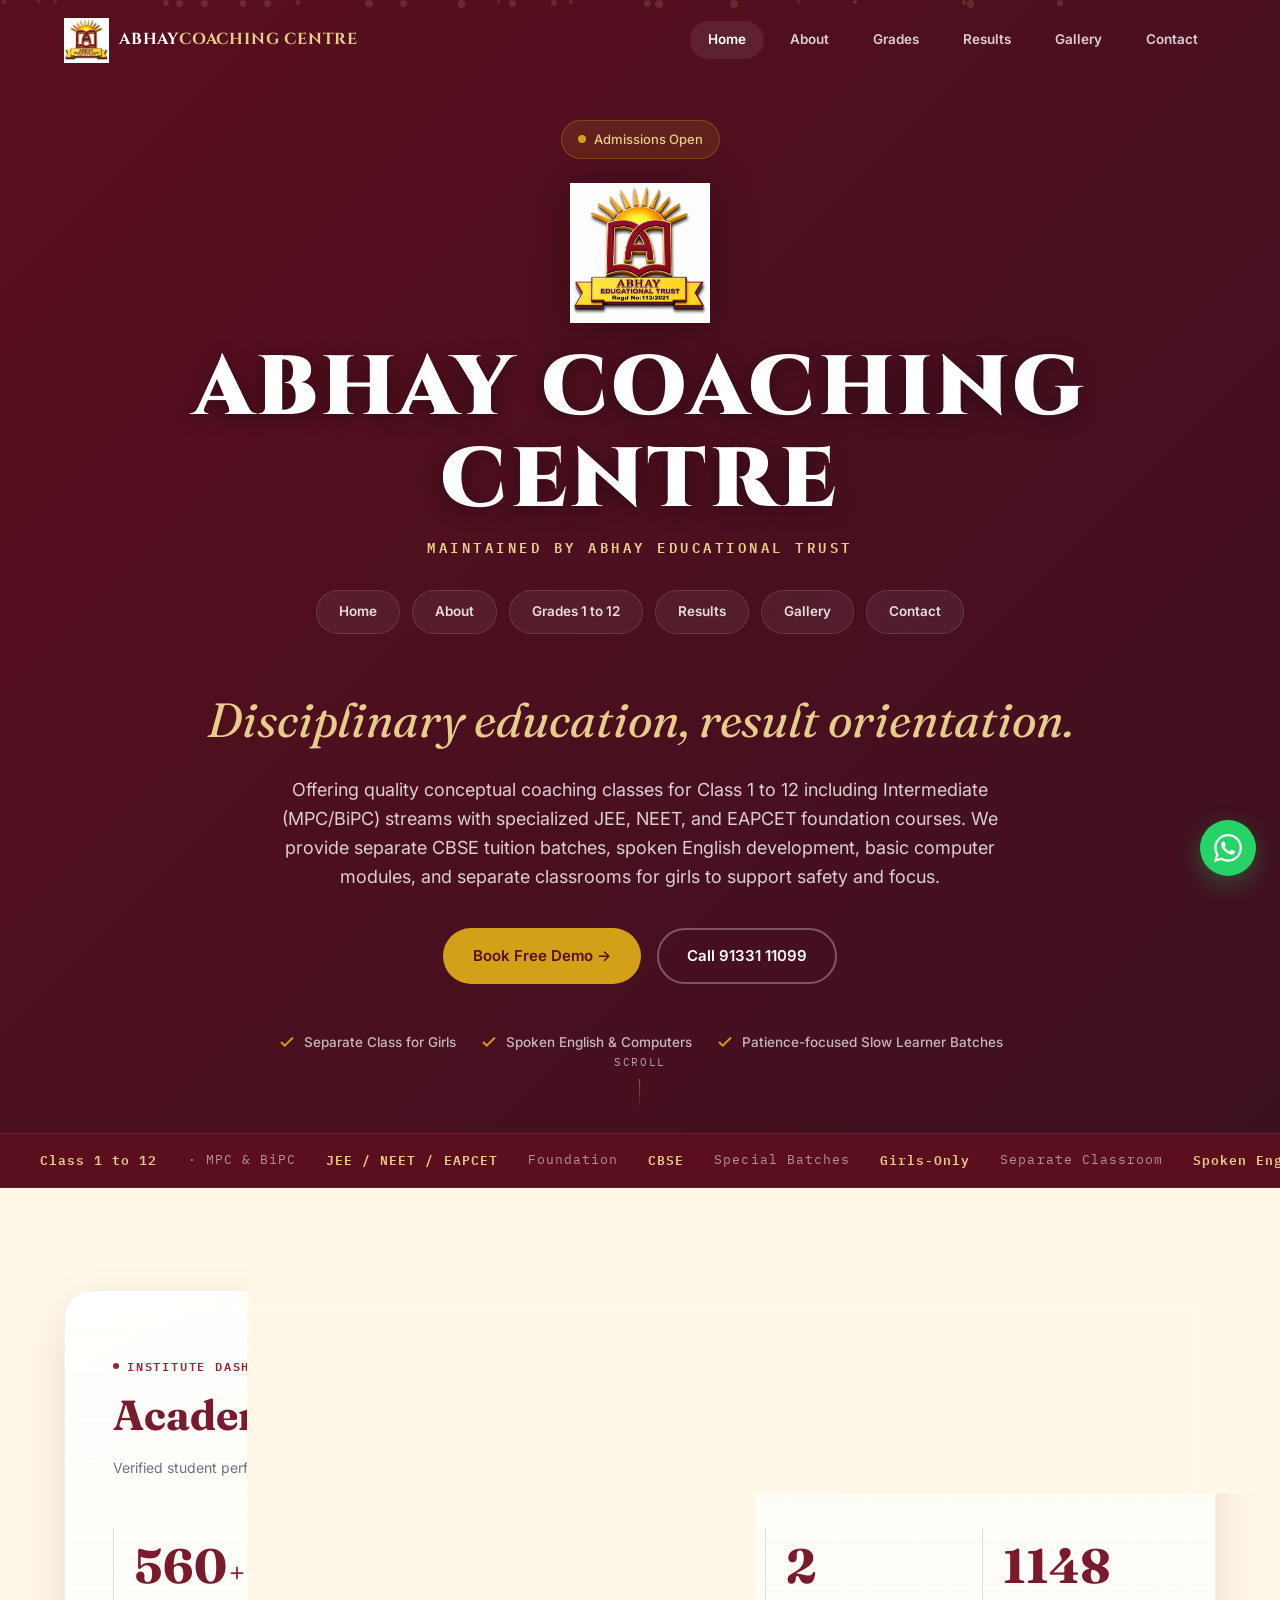
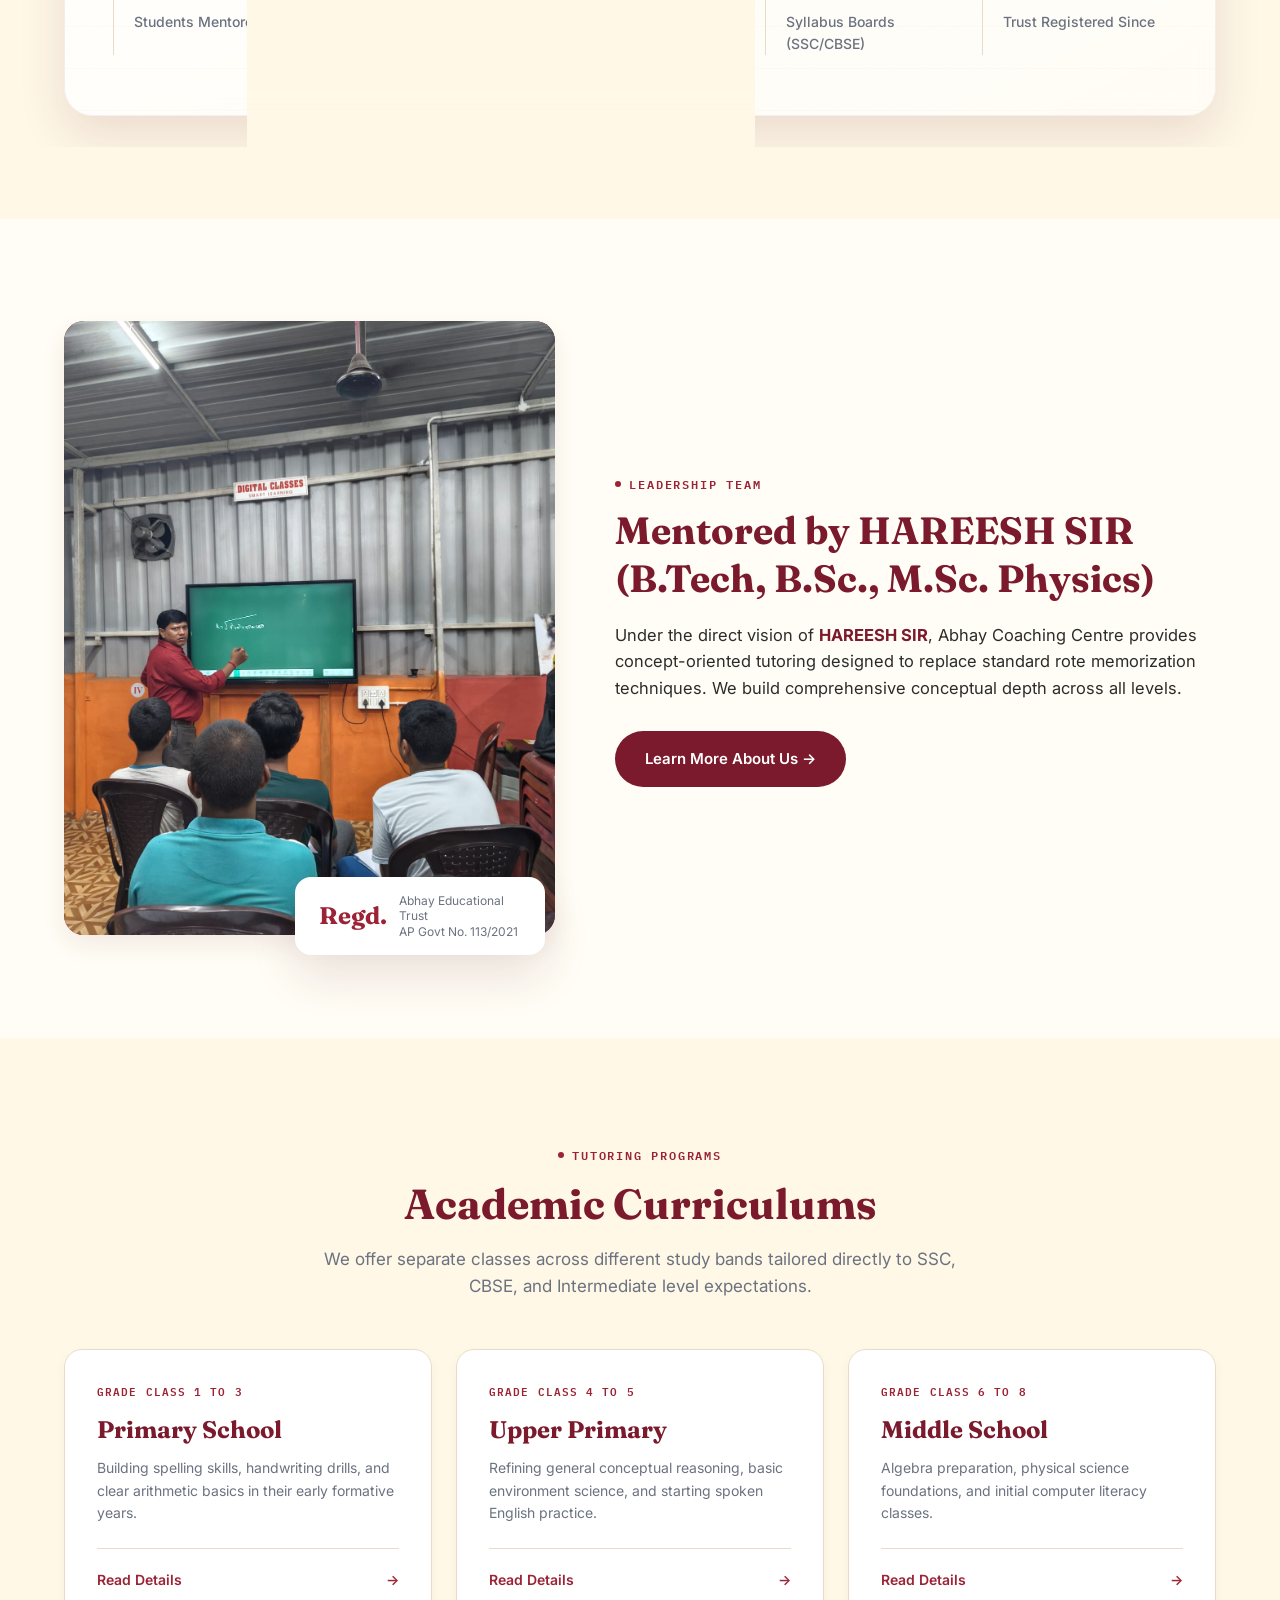
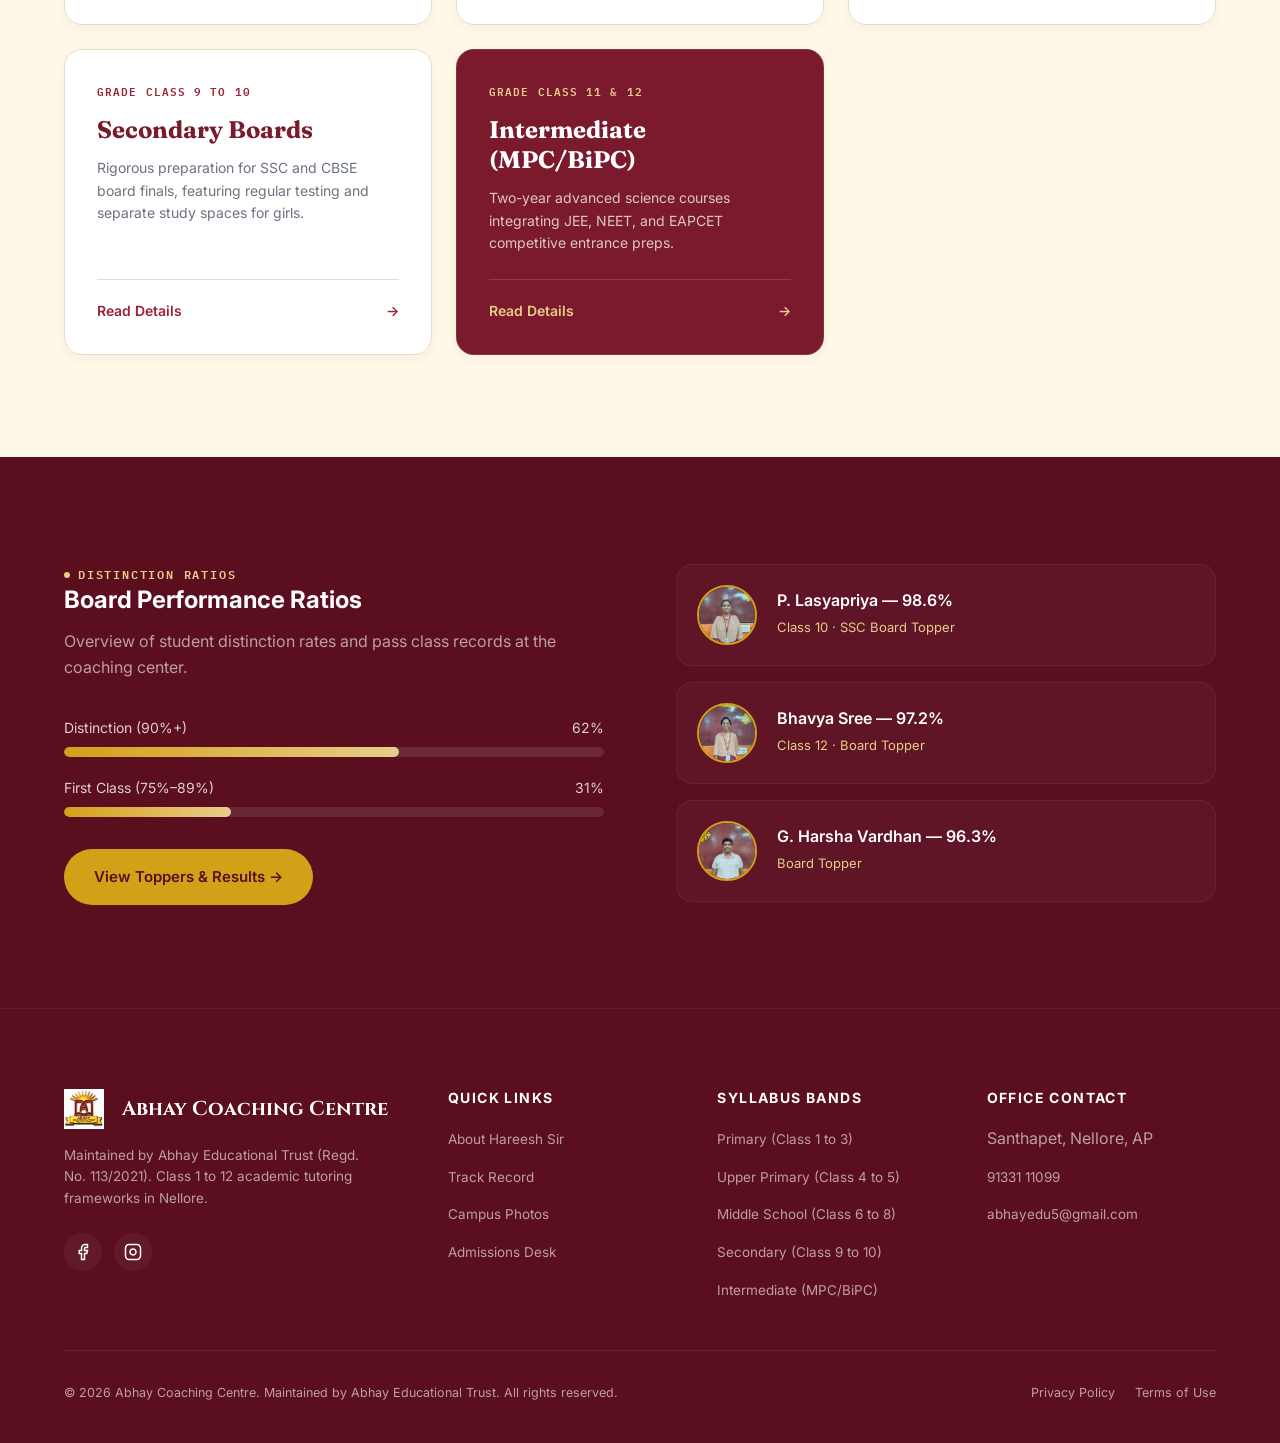
<file: index.html>
<!DOCTYPE html>
<html lang="en">
<head>
  <meta charset="UTF-8">
  <meta name="viewport" content="width=device-width, initial-scale=1.0">
  <title>Abhay Coaching Centre — Nellore | Class 1 to 12 Academic Foundation</title>
  
  <!-- SEO Meta Tags -->
  <meta name="description" content="Abhay Coaching Centre in Santhapet, Nellore, offers separate conceptual coaching classes for Class 1 to 12 including Intermediate (MPC/BiPC) streams. Regd. AP Govt No. 113/2021.">
  <meta name="keywords" content="Abhay Coaching Centre, Nellore, Class 1 to 12, Intermediate MPC, Intermediate BiPC, JEE Foundation, NEET, EAPCET, Spoken English, CBSE Batches">

  <!-- Style Sheets -->
  <link rel="stylesheet" href="css/style.css">
  
  <!-- Fonts -->
  <link rel="preconnect" href="https://fonts.googleapis.com">
  <link rel="preconnect" href="https://fonts.gstatic.com" crossorigin>
  <link href="https://fonts.googleapis.com/css2?family=Cinzel:wght@600;700;900&family=Fraunces:ital,opsz,wght@0,9..144,400;0,9..144,600;0,9..144,700;1,9..144,400&family=IBM+Plex+Mono:wght@500;600&family=Inter:wght@400;500;600;700&display=swap" rel="stylesheet">
</head>
<body>

  <!-- Skip Link -->
  <a href="#main-content" class="skip-link">Skip to Content</a>

  <!-- Header Header Navigation (appears on scroll / global) -->
  <header class="page-header" id="pageHeader" role="banner">
    <div class="container header-container">
      <a href="index.html" class="header-logo"><img src="images/logo.png" alt="Abhay Educational Trust Logo" class="header-logo-img">Abhay <span>Coaching Centre</span></a>
      
      <nav class="header-nav" aria-label="Desktop Navigation Links">
        <a href="index.html" class="header-nav-item active">Home</a>
        <a href="about.html" class="header-nav-item">About</a>
        <a href="grades.html" class="header-nav-item">Grades</a>
        <a href="results.html" class="header-nav-item">Results</a>
        <a href="gallery.html" class="header-nav-item">Gallery</a>
        <a href="contact.html" class="header-nav-item">Contact</a>
      </nav>

      <button class="burger-btn" id="drawerTrigger" aria-label="Toggle Navigation Menu" aria-controls="mobileDrawer" aria-expanded="false">
        <span></span>
        <span></span>
        <span></span>
      </button>
    </div>
  </header>

  <!-- Mobile Drawer Overlay -->
  <div class="drawer-overlay" id="drawerOverlay"></div>

  <!-- Mobile Drawer Menu -->
  <nav class="mobile-drawer" id="mobileDrawer" aria-label="Mobile Navigation Menu">
    <a href="index.html" class="mobile-drawer-link active">Home</a>
    <a href="about.html" class="mobile-drawer-link">About</a>
    <a href="grades.html" class="mobile-drawer-link">Grades</a>
    <a href="results.html" class="mobile-drawer-link">Results</a>
    <a href="gallery.html" class="mobile-drawer-link">Gallery</a>
    <a href="contact.html" class="mobile-drawer-link">Contact</a>
  </nav>

  <!-- ============ HERO BANNER ============ -->
  <div id="hero">
    <div class="hero-particles" id="heroParticles" aria-hidden="true"></div>
    <div class="hero-container">
      <div class="hero-tag">
        <span class="dot"></span> Admissions Open
      </div>
      
      <!-- Trust Logo -->
      <img src="images/logo.png" alt="Abhay Educational Trust Emblem" class="hero-logo-img">
      
      <!-- Big gothic cathedral style name heading -->
      <h1 class="hero-title">Abhay Coaching Centre</h1>
      <div class="hero-subtitle">Maintained by Abhay Educational Trust</div>
      
      <!-- Nav Pill Menu Directly Below Name -->
      <div class="hero-nav-row" aria-label="Page Index Pills">
        <a href="index.html">Home</a>
        <a href="about.html">About</a>
        <a href="grades.html">Grades 1 to 12</a>
        <a href="results.html">Results</a>
        <a href="gallery.html">Gallery</a>
        <a href="contact.html">Contact</a>
      </div>

      <div class="hero-lead-title">Disciplinary education, result orientation.</div>
      <p class="hero-desc">
        Offering quality conceptual coaching classes for Class 1 to 12 including Intermediate (MPC/BiPC) streams with specialized JEE, NEET, and EAPCET foundation courses. We provide separate CBSE tuition batches, spoken English development, basic computer modules, and separate classrooms for girls to support safety and focus.
      </p>

      <div class="hero-ctas">
        <a href="contact.html" class="btn btn-primary">Book Free Demo →</a>
        <a href="tel:+919133111099" class="btn btn-ghost">Call 91331 11099</a>
      </div>

      <!-- Quick badging indicators -->
      <div class="hero-features" role="list">
        <div class="hero-feat-item" role="listitem">
          <svg width="18" height="18" viewBox="0 0 24 24" fill="none" stroke="currentColor" stroke-width="2.5" aria-hidden="true"><path d="M20 6L9 17l-5-5"/></svg>
          Separate Class for Girls
        </div>
        <div class="hero-feat-item" role="listitem">
          <svg width="18" height="18" viewBox="0 0 24 24" fill="none" stroke="currentColor" stroke-width="2.5" aria-hidden="true"><path d="M20 6L9 17l-5-5"/></svg>
          Spoken English & Computers
        </div>
        <div class="hero-feat-item" role="listitem">
          <svg width="18" height="18" viewBox="0 0 24 24" fill="none" stroke="currentColor" stroke-width="2.5" aria-hidden="true"><path d="M20 6L9 17l-5-5"/></svg>
          Patience-focused Slow Learner Batches
        </div>
      </div>
    </div>
    
    <div class="scroll-cue" aria-hidden="true">
      <span>SCROLL</span>
      <span class="line"></span>
    </div>
  </div>

  <!-- ============ SCROLLING MARQUEE STRIP ============ -->
  <div class="marquee-container" aria-hidden="true">
    <div class="marquee-track">
      <span><b>Class 1 to 12</b> · MPC & BiPC <b>JEE / NEET / EAPCET</b> Foundation <b>CBSE</b> Special Batches <b>Girls-Only</b> Separate Classroom <b>Spoken English</b> & Computer Classes</span>
      <span><b>Class 1 to 12</b> · MPC & BiPC <b>JEE / NEET / EAPCET</b> Foundation <b>CBSE</b> Special Batches <b>Girls-Only</b> Separate Classroom <b>Spoken English</b> & Computer Classes</span>
    </div>
  </div>

  <!-- ============ MAIN CONTENT DASHBOARD ============ -->
  <main id="main-content" role="main">
    
    <!-- 1. STATS VIEW -->
    <section id="stats" class="section">
      <div class="container">
        <div class="stats-card reveal">
          <div class="stats-header">
            <div>
              <span class="eyebrow"><span class="dot"></span>Institute Dashboard</span>
              <h2 class="section-title">Academic Track Record</h2>
              <p style="font-size:14px; color:var(--ink-soft); margin-top:8px;">
                Verified student performance benchmarks and institutional coverage metrics in Nellore.
              </p>
            </div>
            <div class="stats-seal">VERIFIED<br>RESULTS</div>
          </div>
          
          <div class="stats-grid">
            <div class="stat-item">
              <div class="stat-number" data-count="1000">
                <span class="num-val">0</span><span class="stat-suffix">+</span>
              </div>
              <div class="stat-label">Students Mentored</div>
            </div>
            
            <div class="stat-item">
              <div class="stat-number" data-count="12">
                <span class="num-val">0</span><span class="stat-suffix"></span>
              </div>
              <div class="stat-label">Grade Levels Covered</div>
            </div>
            
            <div class="stat-item">
              <div class="stat-number" data-count="3">
                <span class="num-val">0</span><span class="stat-suffix">+</span>
              </div>
              <div class="stat-label">JEE / NEET / EAPCET Foundations</div>
            </div>
            
            <div class="stat-item">
              <div class="stat-number" data-count="2">
                <span class="num-val">0</span><span class="stat-suffix"></span>
              </div>
              <div class="stat-label">Syllabus Boards (SSC/CBSE)</div>
            </div>
            
            <div class="stat-item">
              <div class="stat-number" data-count="2021">
                <span class="num-val">0</span><span class="stat-suffix"></span>
              </div>
              <div class="stat-label">Trust Registered Since</div>
            </div>
          </div>
        </div>
      </div>
    </section>

    <!-- 2. ABOUT SUMMARY -->
    <section class="section" style="background-color: var(--ivory);">
      <div class="container">
        <div class="about-grid">
          <div class="about-visual reveal">
            <div class="about-photo-frame">
              <img src="images/about-photo.jpg" alt="Hareesh Sir teaching in class" loading="lazy" width="800" height="1000">
            </div>
            <div class="about-badge" role="status">
              <div class="number">Regd.</div>
              <div class="text">Abhay Educational Trust<br>AP Govt No. 113/2021</div>
            </div>
          </div>
          
          <div class="about-content reveal">
            <span class="eyebrow"><span class="dot"></span>Leadership Team</span>
            <h2>Mentored by HAREESH SIR (B.Tech, B.Sc., M.Sc. Physics)</h2>
            <p class="about-lead">
              Under the direct vision of <b>HAREESH SIR</b>, Abhay Coaching Centre provides concept-oriented tutoring designed to replace standard rote memorization techniques. We build comprehensive conceptual depth across all levels.
            </p>
            <div style="margin-top: 30px;">
              <a href="about.html" class="btn btn-dark">Learn More About Us →</a>
            </div>
          </div>
        </div>
      </div>
    </section>

    <!-- 3. GRADE OVERVIEW -->
    <section class="section" style="background-color: var(--paper);">
      <div class="container">
        <div class="reveal" style="text-align: center; margin-bottom: 48px;">
          <span class="eyebrow"><span class="dot"></span>Tutoring Programs</span>
          <h2 class="section-title">Academic Curriculums</h2>
          <p class="section-desc" style="margin: 0 auto 30px;">
            We offer separate classes across different study bands tailored directly to SSC, CBSE, and Intermediate level expectations.
          </p>
        </div>
        
        <div class="grade-grid reveal">
          <div class="grade-card">
            <div class="grade-tag">Grade Class 1 to 3</div>
            <h3>Primary School</h3>
            <p style="font-size: 14px; color: var(--ink-soft); margin-bottom: 24px; line-height: 1.6;">
              Building spelling skills, handwriting drills, and clear arithmetic basics in their early formative years.
            </p>
            <a href="grades.html#grade-primary" class="grade-action">Read Details <span>→</span></a>
          </div>

          <div class="grade-card">
            <div class="grade-tag">Grade Class 4 to 5</div>
            <h3>Upper Primary</h3>
            <p style="font-size: 14px; color: var(--ink-soft); margin-bottom: 24px; line-height: 1.6;">
              Refining general conceptual reasoning, basic environment science, and starting spoken English practice.
            </p>
            <a href="grades.html#grade-upper-primary" class="grade-action">Read Details <span>→</span></a>
          </div>

          <div class="grade-card">
            <div class="grade-tag">Grade Class 6 to 8</div>
            <h3>Middle School</h3>
            <p style="font-size: 14px; color: var(--ink-soft); margin-bottom: 24px; line-height: 1.6;">
              Algebra preparation, physical science foundations, and initial computer literacy classes.
            </p>
            <a href="grades.html#grade-middle" class="grade-action">Read Details <span>→</span></a>
          </div>

          <div class="grade-card">
            <div class="grade-tag">Grade Class 9 to 10</div>
            <h3>Secondary Boards</h3>
            <p style="font-size: 14px; color: var(--ink-soft); margin-bottom: 24px; line-height: 1.6;">
              Rigorous preparation for SSC and CBSE board finals, featuring regular testing and separate study spaces for girls.
            </p>
            <a href="grades.html#grade-secondary" class="grade-action">Read Details <span>→</span></a>
          </div>

          <div class="grade-card card-dark" style="grid-column: span 1;">
            <div class="grade-tag">Grade Class 11 & 12</div>
            <h3>Intermediate (MPC/BiPC)</h3>
            <p style="font-size: 14px; margin-bottom: 24px; line-height: 1.6;">
              Two-year advanced science courses integrating JEE, NEET, and EAPCET competitive entrance preps.
            </p>
            <a href="grades.html#grade-intermediate" class="grade-action">Read Details <span>→</span></a>
          </div>
        </div>
      </div>
    </section>

    <!-- 4. RESULTS DASHBOARD -->
    <section class="section results-dashboard" style="background-color: var(--maroon-deep); color: var(--white);">
      <div class="container">
        <div class="results-grid">
          <div class="results-left reveal">
            <span class="eyebrow" style="color: var(--gold-light);"><span class="dot"></span>Distinction Ratios</span>
            <h2>Board Performance Ratios</h2>
            <p style="color: rgba(255, 255, 255, 0.6); margin-top: 14px;">
              Overview of student distinction rates and pass class records at the coaching center.
            </p>
            
            <div class="bar-chart">
              <div class="bar-row">
                <div class="bar-info"><span>Distinction (90%+)</span><span>62%</span></div>
                <div class="bar-container"><div class="bar-fill" data-width="62"></div></div>
              </div>
              <div class="bar-row">
                <div class="bar-info"><span>First Class (75%–89%)</span><span>31%</span></div>
                <div class="bar-container"><div class="bar-fill" data-width="31"></div></div>
              </div>
            </div>
            <div style="margin-top: 32px;">
              <a href="results.html" class="btn btn-primary">View Toppers & Results →</a>
            </div>
          </div>
          
          <div class="results-right reveal">
            <div class="rankers-list">
              <div class="ranker-item">
                <img src="images/student1.jpg" alt="P. Lasyapriya" class="ranker-avatar" loading="lazy" width="100" height="100">
                <div class="ranker-details">
                  <h5>P. Lasyapriya — 98.6%</h5>
                  <span>Class 10 · SSC Board Topper</span>
                </div>
              </div>
              <div class="ranker-item">
                <img src="images/student2.jpg" alt="Bhavya Sree" class="ranker-avatar" loading="lazy" width="100" height="100">
                <div class="ranker-details">
                  <h5>Bhavya Sree — 97.2%</h5>
                  <span>Class 12 · Board Topper</span>
                </div>
              </div>
              <div class="ranker-item">
                <img src="images/student3.jpg" alt="G. Harsha Vardhan" class="ranker-avatar" loading="lazy" width="100" height="100">
                <div class="ranker-details">
                  <h5>G. Harsha Vardhan — 96.3%</h5>
                  <span>Board Topper</span>
                </div>
              </div>
            </div>
          </div>
        </div>
      </div>
    </section>

  </main>

  <!-- ============ FOOTER ============ -->
  <footer role="contentinfo">
    <div class="container">
      <div class="footer-grid">
        <div class="footer-brand">
          <div class="logo"><img src="images/logo.png" alt="Abhay Educational Trust" style="height:40px;width:auto;margin-right:8px;">Abhay Coaching Centre</div>
          <p>
            Maintained by Abhay Educational Trust (Regd. No. 113/2021). Class 1 to 12 academic tutoring frameworks in Nellore.
          </p>
          <div class="social-links">
            <a href="#" aria-label="Facebook"><svg width="18" height="18" viewBox="0 0 24 24" fill="none" stroke="currentColor" stroke-width="2" aria-hidden="true"><path d="M18 2h-3a5 5 0 0 0-5 5v3H7v4h3v8h4v-8h3l1-4h-4V7a1 1 0 0 1 1-1h3z"/></svg></a>
            <a href="#" aria-label="Instagram"><svg width="18" height="18" viewBox="0 0 24 24" fill="none" stroke="currentColor" stroke-width="2" aria-hidden="true"><rect x="2" y="2" width="20" height="20" rx="5" ry="5"/><path d="M16 11.37A4 4 0 1 1 12.63 8 4 4 0 0 1 16 11.37zM17.5 6.5h.01"/></svg></a>
          </div>
        </div>

        <div class="footer-nav">
          <h5>Quick Links</h5>
          <ul>
            <li><a href="about.html">About Hareesh Sir</a></li>
            <li><a href="results.html">Track Record</a></li>
            <li><a href="gallery.html">Campus Photos</a></li>
            <li><a href="contact.html">Admissions Desk</a></li>
          </ul>
        </div>

        <div class="footer-nav">
          <h5>Syllabus Bands</h5>
          <ul>
            <li><a href="grades.html#grade-primary">Primary (Class 1 to 3)</a></li>
            <li><a href="grades.html#grade-upper-primary">Upper Primary (Class 4 to 5)</a></li>
            <li><a href="grades.html#grade-middle">Middle School (Class 6 to 8)</a></li>
            <li><a href="grades.html#grade-secondary">Secondary (Class 9 to 10)</a></li>
            <li><a href="grades.html#grade-intermediate">Intermediate (MPC/BiPC)</a></li>
          </ul>
        </div>

        <div class="footer-nav">
          <h5>Office Contact</h5>
          <ul>
            <li>Santhapet, Nellore, AP</li>
            <li><a href="tel:+919133111099">91331 11099</a></li>
            <li><a href="mailto:abhayedu5@gmail.com">abhayedu5@gmail.com</a></li>
          </ul>
        </div>
      </div>
      
      <div class="footer-bottom">
        <span>© 2026 Abhay Coaching Centre. Maintained by Abhay Educational Trust. All rights reserved.</span>
        <div class="footer-bottom-links">
          <a href="#">Privacy Policy</a>
          <a href="#">Terms of Use</a>
        </div>
      </div>
    </div>
  </footer>

  <!-- Floating Elements -->
  <a href="https://wa.me/919133111099" class="whatsapp-float" target="_blank" rel="noopener" aria-label="Send query on WhatsApp">
    <svg width="28" height="28" viewBox="0 0 24 24" fill="currentColor" aria-hidden="true"><path d="M17.472 14.382c-.297-.149-1.758-.867-2.03-.967-.273-.099-.471-.148-.67.15-.197.297-.767.966-.94 1.164-.173.199-.347.223-.644.075-.297-.15-1.255-.463-2.39-1.475-.883-.788-1.48-1.761-1.653-2.059-.173-.297-.018-.458.13-.606.134-.133.298-.347.446-.52.149-.174.198-.298.298-.497.099-.198.05-.371-.025-.52-.075-.149-.669-1.612-.916-2.207-.242-.579-.487-.5-.669-.51-.173-.008-.371-.01-.57-.01-.198 0-.52.074-.792.372-.272.297-1.04 1.016-1.04 2.479 0 1.462 1.065 2.875 1.213 3.074.149.198 2.096 3.2 5.077 4.487.709.306 1.262.489 1.694.625.712.227 1.36.195 1.871.118.571-.085 1.758-.719 2.006-1.413.248-.694.248-1.289.173-1.413-.074-.124-.272-.198-.57-.347m-5.421 7.403h-.004a9.87 9.87 0 0 1-5.031-1.378l-.361-.214-3.741.982.998-3.648-.235-.374a9.86 9.86 0 0 1-1.51-5.26c.001-5.45 4.436-9.884 9.888-9.884 2.64 0 5.122 1.03 6.988 2.898a9.825 9.825 0 0 1 2.893 6.994c-.003 5.45-4.437 9.884-9.885 9.884m8.413-18.297A11.815 11.815 0 0 0 12.05 0C5.495 0 .16 5.335.157 11.892c0 2.096.547 4.142 1.588 5.945L0 24l6.335-1.662c1.746.953 3.71 1.458 5.704 1.459h.005c6.554 0 11.89-5.335 11.893-11.893a11.821 11.821 0 0 0-3.48-8.413Z"/></svg>
  </a>
  <div class="mobile-cta-bar"><a href="contact.html" class="btn btn-primary">Book Free Demo Class →</a></div>

  <!-- Shared Javascript -->
  <script src="js/main.js"></script>
</body>
</html>
</file>
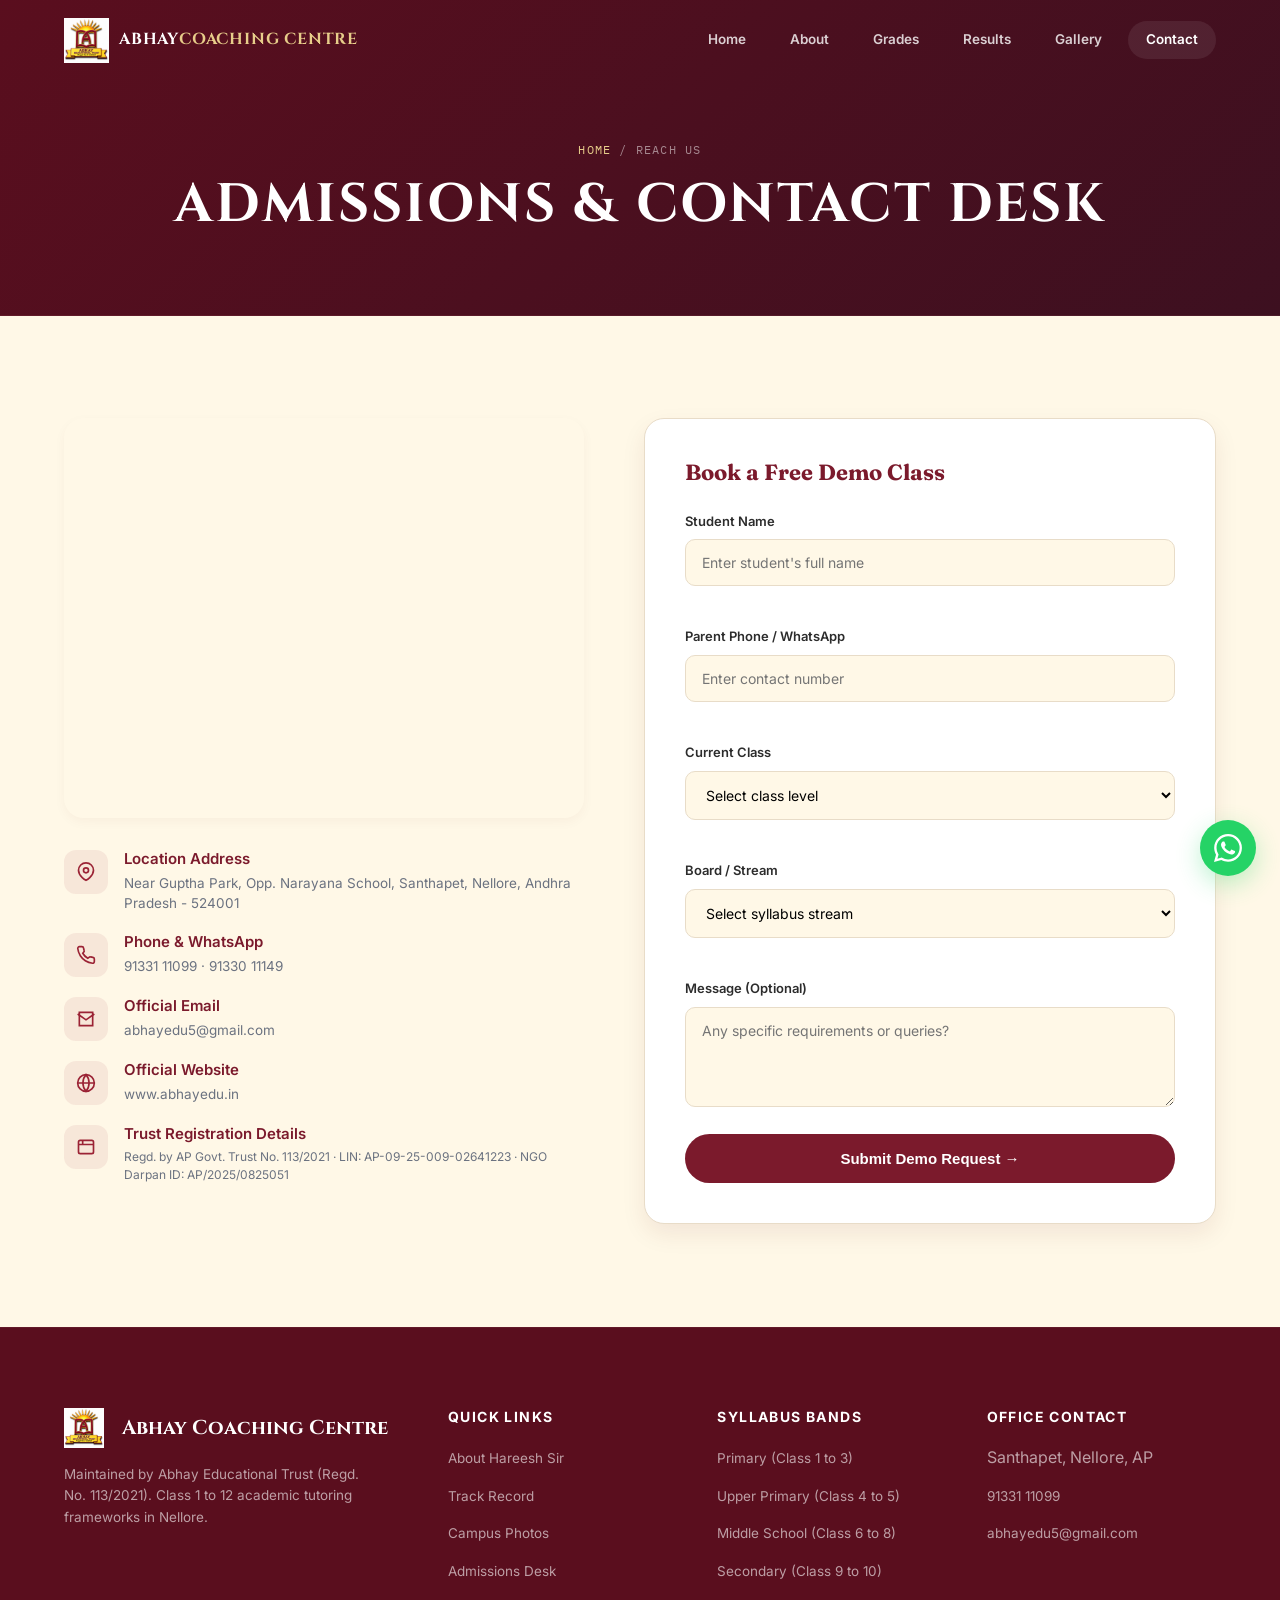
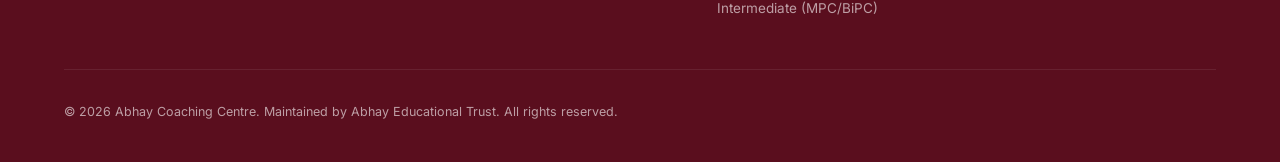
<file: contact.html>
<!DOCTYPE html>
<html lang="en">
<head>
  <meta charset="UTF-8">
  <meta name="viewport" content="width=device-width, initial-scale=1.0">
  <title>Admissions & Contact Desk — Abhay Coaching Centre</title>
  <link rel="stylesheet" href="css/style.css">
  <link rel="preconnect" href="https://fonts.googleapis.com">
  <link rel="preconnect" href="https://fonts.gstatic.com" crossorigin>
  <link href="https://fonts.googleapis.com/css2?family=Cinzel:wght@600;700;900&family=Fraunces:ital,opsz,wght@0,9..144,400;0,9..144,600;0,9..144,700;1,9..144,400&family=IBM+Plex+Mono:wght@500;600&family=Inter:wght@400;500;600;700&display=swap" rel="stylesheet">
</head>
<body>

  <a href="#main-content" class="skip-link">Skip to Content</a>

  <!-- Header Header Navigation -->
  <header class="page-header scrolled" id="pageHeader" role="banner">
    <div class="container header-container">
      <a href="index.html" class="header-logo"><img src="images/logo.png" alt="Abhay Educational Trust Logo" class="header-logo-img">Abhay <span>Coaching Centre</span></a>
      <nav class="header-nav" aria-label="Desktop Navigation Links">
        <a href="index.html" class="header-nav-item">Home</a>
        <a href="about.html" class="header-nav-item">About</a>
        <a href="grades.html" class="header-nav-item">Grades</a>
        <a href="results.html" class="header-nav-item">Results</a>
        <a href="gallery.html" class="header-nav-item">Gallery</a>
        <a href="contact.html" class="header-nav-item active">Contact</a>
      </nav>
      <button class="burger-btn" id="drawerTrigger" aria-label="Toggle Navigation Menu" aria-controls="mobileDrawer" aria-expanded="false">
        <span></span>
        <span></span>
        <span></span>
      </button>
    </div>
  </header>

  <!-- Mobile Drawer Overlay -->
  <div class="drawer-overlay" id="drawerOverlay"></div>

  <!-- Mobile Drawer Menu -->
  <nav class="mobile-drawer" id="mobileDrawer" aria-label="Mobile Navigation Menu">
    <a href="index.html" class="mobile-drawer-link">Home</a>
    <a href="about.html" class="mobile-drawer-link">About</a>
    <a href="grades.html" class="mobile-drawer-link">Grades</a>
    <a href="results.html" class="mobile-drawer-link">Results</a>
    <a href="gallery.html" class="mobile-drawer-link">Gallery</a>
    <a href="contact.html" class="mobile-drawer-link active">Contact</a>
  </nav>

  <!-- Subpage Hero Header -->
  <div class="subpage-hero">
    <div class="breadcrumbs"><a href="index.html">Home</a> / Reach Us</div>
    <h1>Admissions & Contact Desk</h1>
  </div>

  <main id="main-content" role="main">
    <section id="contact" class="section">
      <div class="container">
        <div class="contact-grid">
          <div class="contact-left reveal">
            <div class="contact-map">
              <iframe title="Abhay Coaching Centre Location Map" src="https://www.google.com/maps?q=Guptha+Park+Santhapet+Nellore+Andhra+Pradesh&output=embed" loading="lazy" allowfullscreen></iframe>
            </div>
            
            <div class="contact-info-list">
              <div class="contact-info-item">
                <div class="contact-info-icon" aria-hidden="true">
                  <svg width="20" height="20" viewBox="0 0 24 24" fill="none" stroke="currentColor" stroke-width="2"><path d="M21 10c0 7-9 12-9 12s-9-5-9-12a9 9 0 0 1 18 0z"/><circle cx="12" cy="10" r="3"/></svg>
                </div>
                <div class="contact-info-details">
                  <h5>Location Address</h5>
                  <p>Near Guptha Park, Opp. Narayana School, Santhapet, Nellore, Andhra Pradesh - 524001</p>
                </div>
              </div>
              
              <div class="contact-info-item">
                <div class="contact-info-icon" aria-hidden="true">
                  <svg width="20" height="20" viewBox="0 0 24 24" fill="none" stroke="currentColor" stroke-width="2"><path d="M22 16.92v3a2 2 0 0 1-2.18 2 19.8 19.8 0 0 1-8.63-3.07 19.5 19.5 0 0 1-6-6A19.8 19.8 0 0 1 2.12 4.18 2 2 0 0 1 4.11 2h3a2 2 0 0 1 2 1.72c.12.9.32 1.8.6 2.65a2 2 0 0 1-.45 2.11L8.09 9.91a16 16 0 0 0 6 6l1.43-1.17a2 2 0 0 1 2.11-.45c.85.28 1.75.48 2.65.6A2 2 0 0 1 22 16.92z"/></svg>
                </div>
                <div class="contact-info-details">
                  <h5>Phone & WhatsApp</h5>
                  <p><a href="tel:+919133111099">91331 11099</a> · <a href="tel:+919133011149">91330 11149</a></p>
                </div>
              </div>

              <div class="contact-info-item">
                <div class="contact-info-icon" aria-hidden="true">
                  <svg width="20" height="20" viewBox="0 0 24 24" fill="none" stroke="currentColor" stroke-width="2"><path d="M4 4h16v16H4z"/><path d="M22 6l-10 7L2 6"/></svg>
                </div>
                <div class="contact-info-details">
                  <h5>Official Email</h5>
                  <p><a href="mailto:abhayedu5@gmail.com">abhayedu5@gmail.com</a></p>
                </div>
              </div>

              <div class="contact-info-item">
                <div class="contact-info-icon" aria-hidden="true">
                  <svg width="20" height="20" viewBox="0 0 24 24" fill="none" stroke="currentColor" stroke-width="2"><circle cx="12" cy="12" r="10"/><path d="M2 12h20M12 2a15.3 15.3 0 0 1 0 20 15.3 15.3 0 0 1 0-20z"/></svg>
                </div>
                <div class="contact-info-details">
                  <h5>Official Website</h5>
                  <p><a href="https://www.abhayedu.in" target="_blank" rel="noopener">www.abhayedu.in</a></p>
                </div>
              </div>

              <div class="contact-info-item">
                <div class="contact-info-icon" aria-hidden="true">
                  <svg width="20" height="20" viewBox="0 0 24 24" fill="none" stroke="currentColor" stroke-width="2"><rect x="3" y="4" width="18" height="16" rx="2"/><path d="M3 9h18M8 4v4"/></svg>
                </div>
                <div class="contact-info-details">
                  <h5>Trust Registration Details</h5>
                  <p style="font-size: 12px;">Regd. by AP Govt. Trust No. 113/2021 · LIN: AP-09-25-009-02641223 · NGO Darpan ID: AP/2025/0825051</p>
                </div>
              </div>
            </div>
          </div>
          
          <div class="contact-right reveal">
            <form class="form-card" onsubmit="submitToWhatsApp(event)">
              <h3>Book a Free Demo Class</h3>
              
              <div class="form-row">
                <div class="form-group">
                  <label for="student-name">Student Name</label>
                  <input type="text" id="student-name" placeholder="Enter student's full name" required>
                </div>
                <div class="form-group">
                  <label for="parent-phone">Parent Phone / WhatsApp</label>
                  <input type="tel" id="parent-phone" placeholder="Enter contact number" required>
                </div>
              </div>

              <div class="form-row">
                <div class="form-group">
                  <label for="current-class">Current Class</label>
                  <select id="current-class" required>
                    <option value="" disabled selected>Select class level</option>
                    <option value="Class 1">Class 1</option>
                    <option value="Class 2">Class 2</option>
                    <option value="Class 3">Class 3</option>
                    <option value="Class 4">Class 4</option>
                    <option value="Class 5">Class 5</option>
                    <option value="Class 6">Class 6</option>
                    <option value="Class 7">Class 7</option>
                    <option value="Class 8">Class 8</option>
                    <option value="Class 9">Class 9</option>
                    <option value="Class 10">Class 10</option>
                    <option value="Intermediate 1st Year">Intermediate 1st Year (Class 11)</option>
                    <option value="Intermediate 2nd Year">Intermediate 2nd Year (Class 12)</option>
                  </select>
                </div>
                
                <div class="form-group">
                  <label for="board-stream">Board / Stream</label>
                  <select id="board-stream" required>
                    <option value="" disabled selected>Select syllabus stream</option>
                    <option value="SSC Board">SSC Board</option>
                    <option value="CBSE Board">CBSE Board</option>
                    <option value="MPC Stream">Intermediate: MPC Stream</option>
                    <option value="BiPC Stream">Intermediate: BiPC Stream</option>
                    <option value="Not Sure">Not Sure Yet</option>
                  </select>
                </div>
              </div>

              <div class="form-group">
                <label for="student-msg">Message (Optional)</label>
                <textarea id="student-msg" placeholder="Any specific requirements or queries?"></textarea>
              </div>

              <button type="submit" class="btn btn-dark" style="width: 100%;">Submit Demo Request →</button>
            </form>

            <script>
              function submitToWhatsApp(event) {
                event.preventDefault();
                
                const name = document.getElementById('student-name').value;
                const phone = document.getElementById('parent-phone').value;
                const currentClass = document.getElementById('current-class').value;
                const board = document.getElementById('board-stream').value;
                const msg = document.getElementById('student-msg').value;
                
                let text = `*New Demo Request*%0A%0A`;
                text += `*Student Name:* ${name}%0A`;
                text += `*Contact:* ${phone}%0A`;
                text += `*Class:* ${currentClass}%0A`;
                text += `*Board/Stream:* ${board}`;
                
                if (msg.trim() !== '') {
                  text += `%0A*Message:* ${msg}`;
                }
                
                // Replace with actual WhatsApp number (include country code, no + or spaces)
                const whatsappNumber = "919133111099";
                const whatsappUrl = `https://wa.me/${whatsappNumber}?text=${text}`;
                
                window.open(whatsappUrl, '_blank');
              }
            </script>
          </div>
        </div>
      </div>
    </section>
  </main>

  <!-- ============ FOOTER ============ -->
  <footer role="contentinfo">
    <div class="container">
      <div class="footer-grid">
        <div class="footer-brand">
          <div class="logo"><img src="images/logo.png" alt="Abhay Educational Trust" style="height:40px;width:auto;margin-right:8px;">Abhay Coaching Centre</div>
          <p>Maintained by Abhay Educational Trust (Regd. No. 113/2021). Class 1 to 12 academic tutoring frameworks in Nellore.</p>
        </div>
        <div class="footer-nav">
          <h5>Quick Links</h5>
          <ul>
            <li><a href="about.html">About Hareesh Sir</a></li>
            <li><a href="results.html">Track Record</a></li>
            <li><a href="gallery.html">Campus Photos</a></li>
            <li><a href="contact.html">Admissions Desk</a></li>
          </ul>
        </div>
        <div class="footer-nav">
          <h5>Syllabus Bands</h5>
          <ul>
            <li><a href="grades.html#grade-primary">Primary (Class 1 to 3)</a></li>
            <li><a href="grades.html#grade-upper-primary">Upper Primary (Class 4 to 5)</a></li>
            <li><a href="grades.html#grade-middle">Middle School (Class 6 to 8)</a></li>
            <li><a href="grades.html#grade-secondary">Secondary (Class 9 to 10)</a></li>
            <li><a href="grades.html#grade-intermediate">Intermediate (MPC/BiPC)</a></li>
          </ul>
        </div>
        <div class="footer-nav">
          <h5>Office Contact</h5>
          <ul>
            <li>Santhapet, Nellore, AP</li>
            <li><a href="tel:+919133111099">91331 11099</a></li>
            <li><a href="mailto:abhayedu5@gmail.com">abhayedu5@gmail.com</a></li>
          </ul>
        </div>
      </div>
      <div class="footer-bottom">
        <span>© 2026 Abhay Coaching Centre. Maintained by Abhay Educational Trust. All rights reserved.</span>
      </div>
    </div>
  </footer>

  <a href="https://wa.me/919133111099" class="whatsapp-float" target="_blank" rel="noopener" aria-label="Send query on WhatsApp">
    <svg width="28" height="28" viewBox="0 0 24 24" fill="currentColor" aria-hidden="true"><path d="M17.472 14.382c-.297-.149-1.758-.867-2.03-.967-.273-.099-.471-.148-.67.15-.197.297-.767.966-.94 1.164-.173.199-.347.223-.644.075-.297-.15-1.255-.463-2.39-1.475-.883-.788-1.48-1.761-1.653-2.059-.173-.297-.018-.458.13-.606.134-.133.298-.347.446-.52.149-.174.198-.298.298-.497.099-.198.05-.371-.025-.52-.075-.149-.669-1.612-.916-2.207-.242-.579-.487-.5-.669-.51-.173-.008-.371-.01-.57-.01-.198 0-.52.074-.792.372-.272.297-1.04 1.016-1.04 2.479 0 1.462 1.065 2.875 1.213 3.074.149.198 2.096 3.2 5.077 4.487.709.306 1.262.489 1.694.625.712.227 1.36.195 1.871.118.571-.085 1.758-.719 2.006-1.413.248-.694.248-1.289.173-1.413-.074-.124-.272-.198-.57-.347m-5.421 7.403h-.004a9.87 9.87 0 0 1-5.031-1.378l-.361-.214-3.741.982.998-3.648-.235-.374a9.86 9.86 0 0 1-1.51-5.26c.001-5.45 4.436-9.884 9.888-9.884 2.64 0 5.122 1.03 6.988 2.898a9.825 9.825 0 0 1 2.893 6.994c-.003 5.45-4.437 9.884-9.885 9.884m8.413-18.297A11.815 11.815 0 0 0 12.05 0C5.495 0 .16 5.335.157 11.892c0 2.096.547 4.142 1.588 5.945L0 24l6.335-1.662c1.746.953 3.71 1.458 5.704 1.459h.005c6.554 0 11.89-5.335 11.893-11.893a11.821 11.821 0 0 0-3.48-8.413Z"/></svg>
  </a>
  <div class="mobile-cta-bar"><a href="contact.html" class="btn btn-primary">Book Free Demo Class →</a></div>

  <script src="js/main.js"></script>
</body>
</html>
</file>
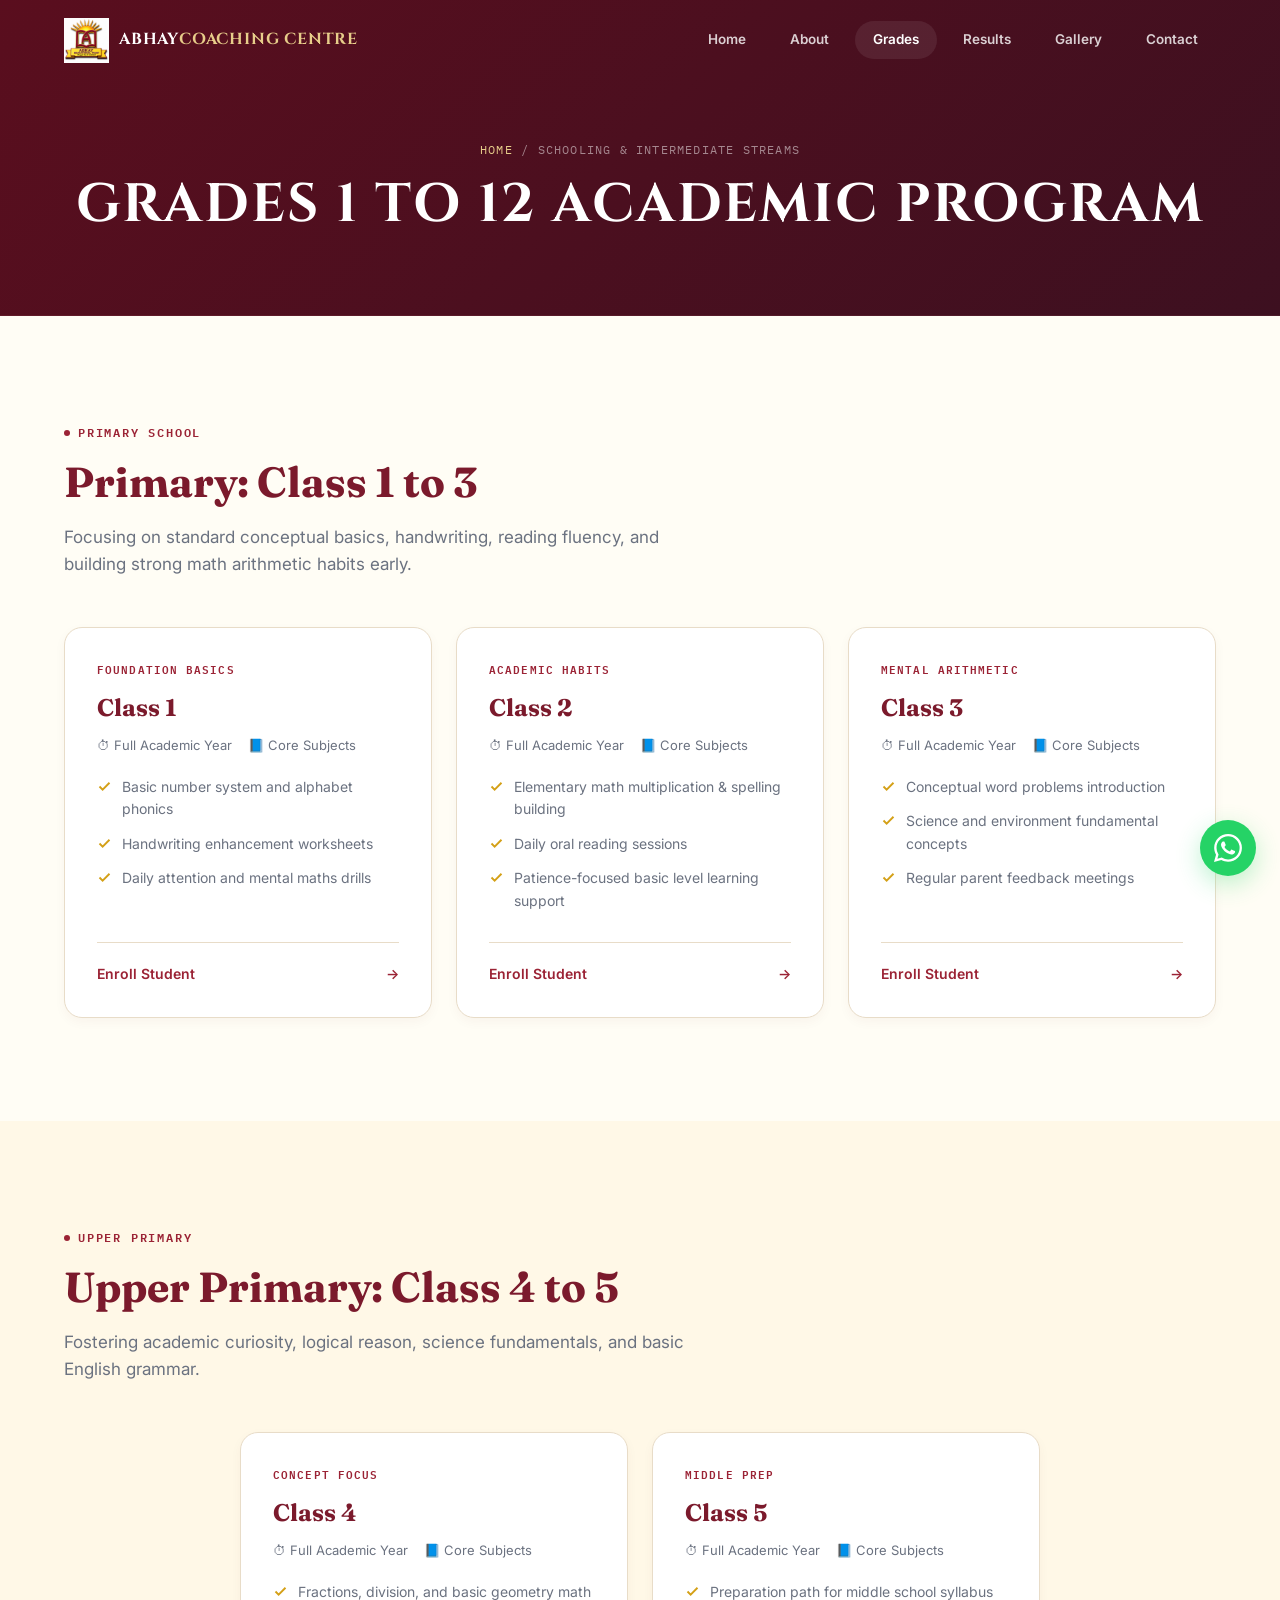
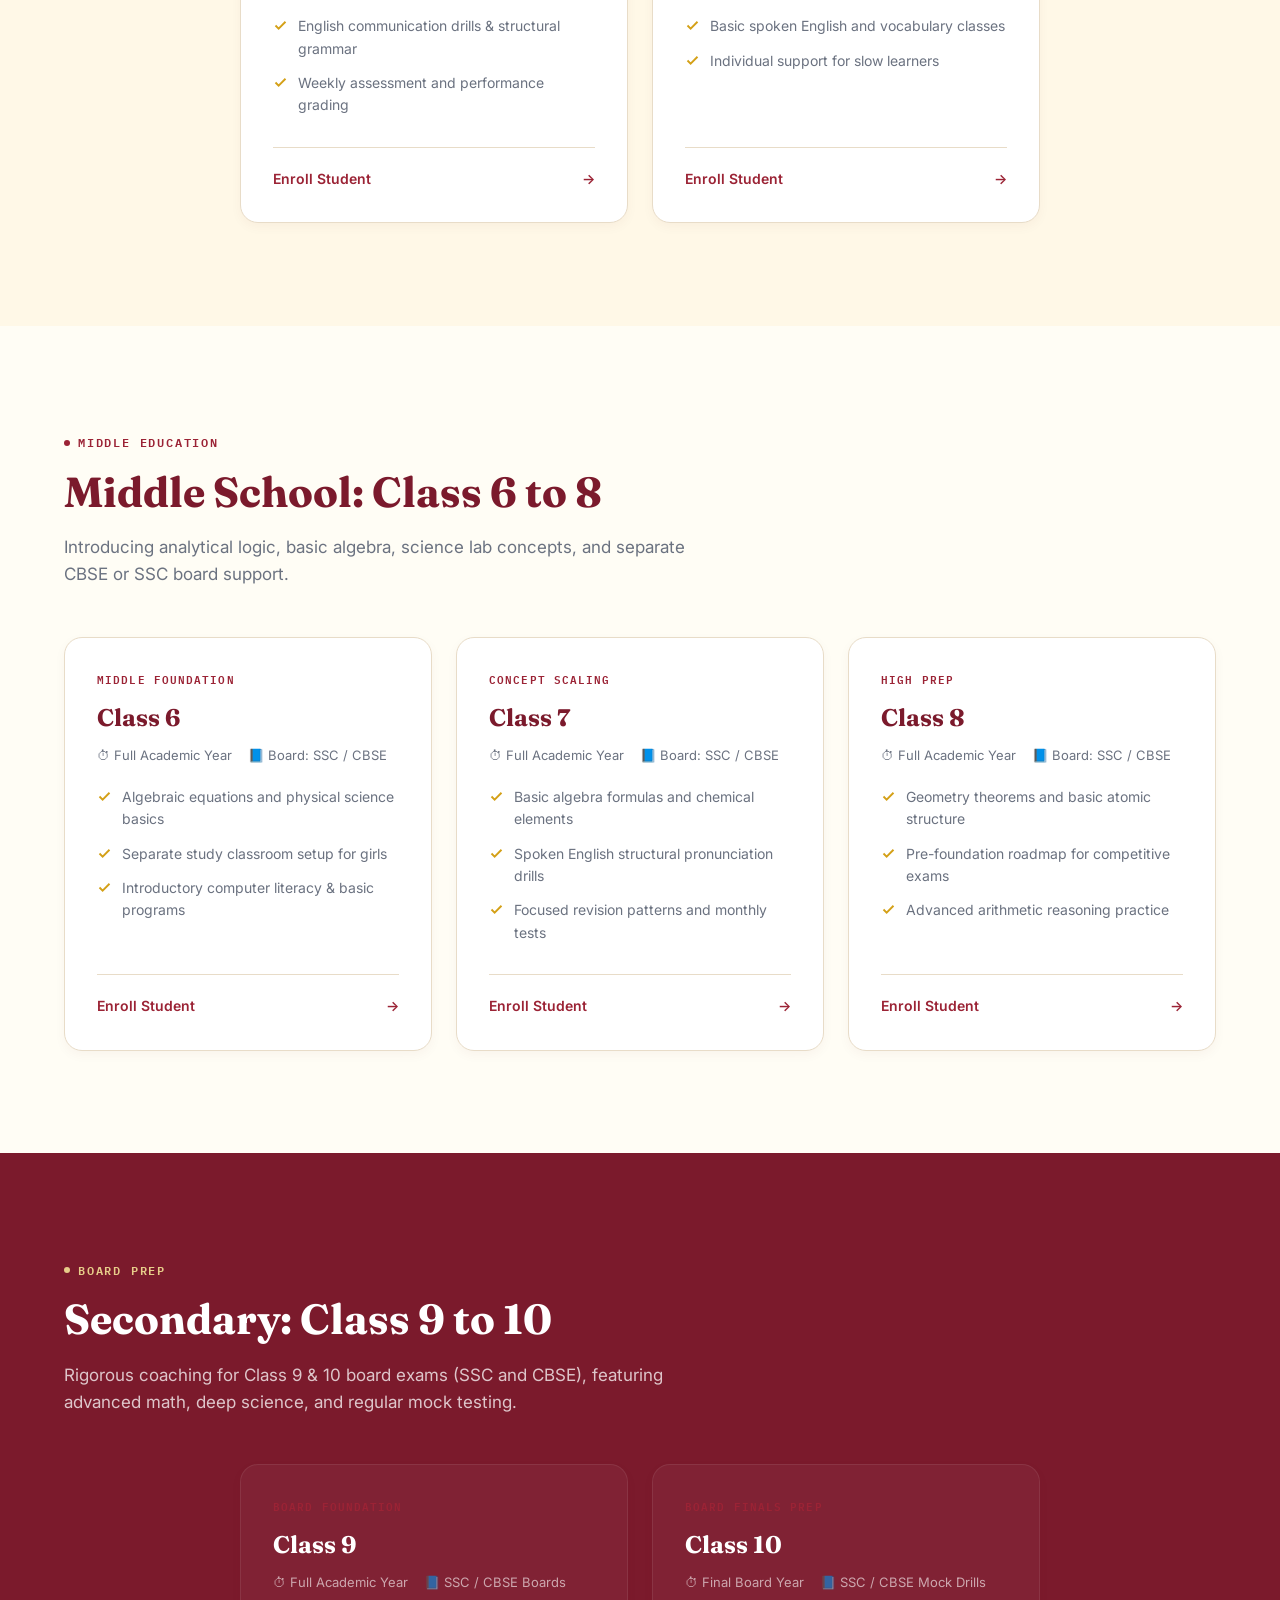
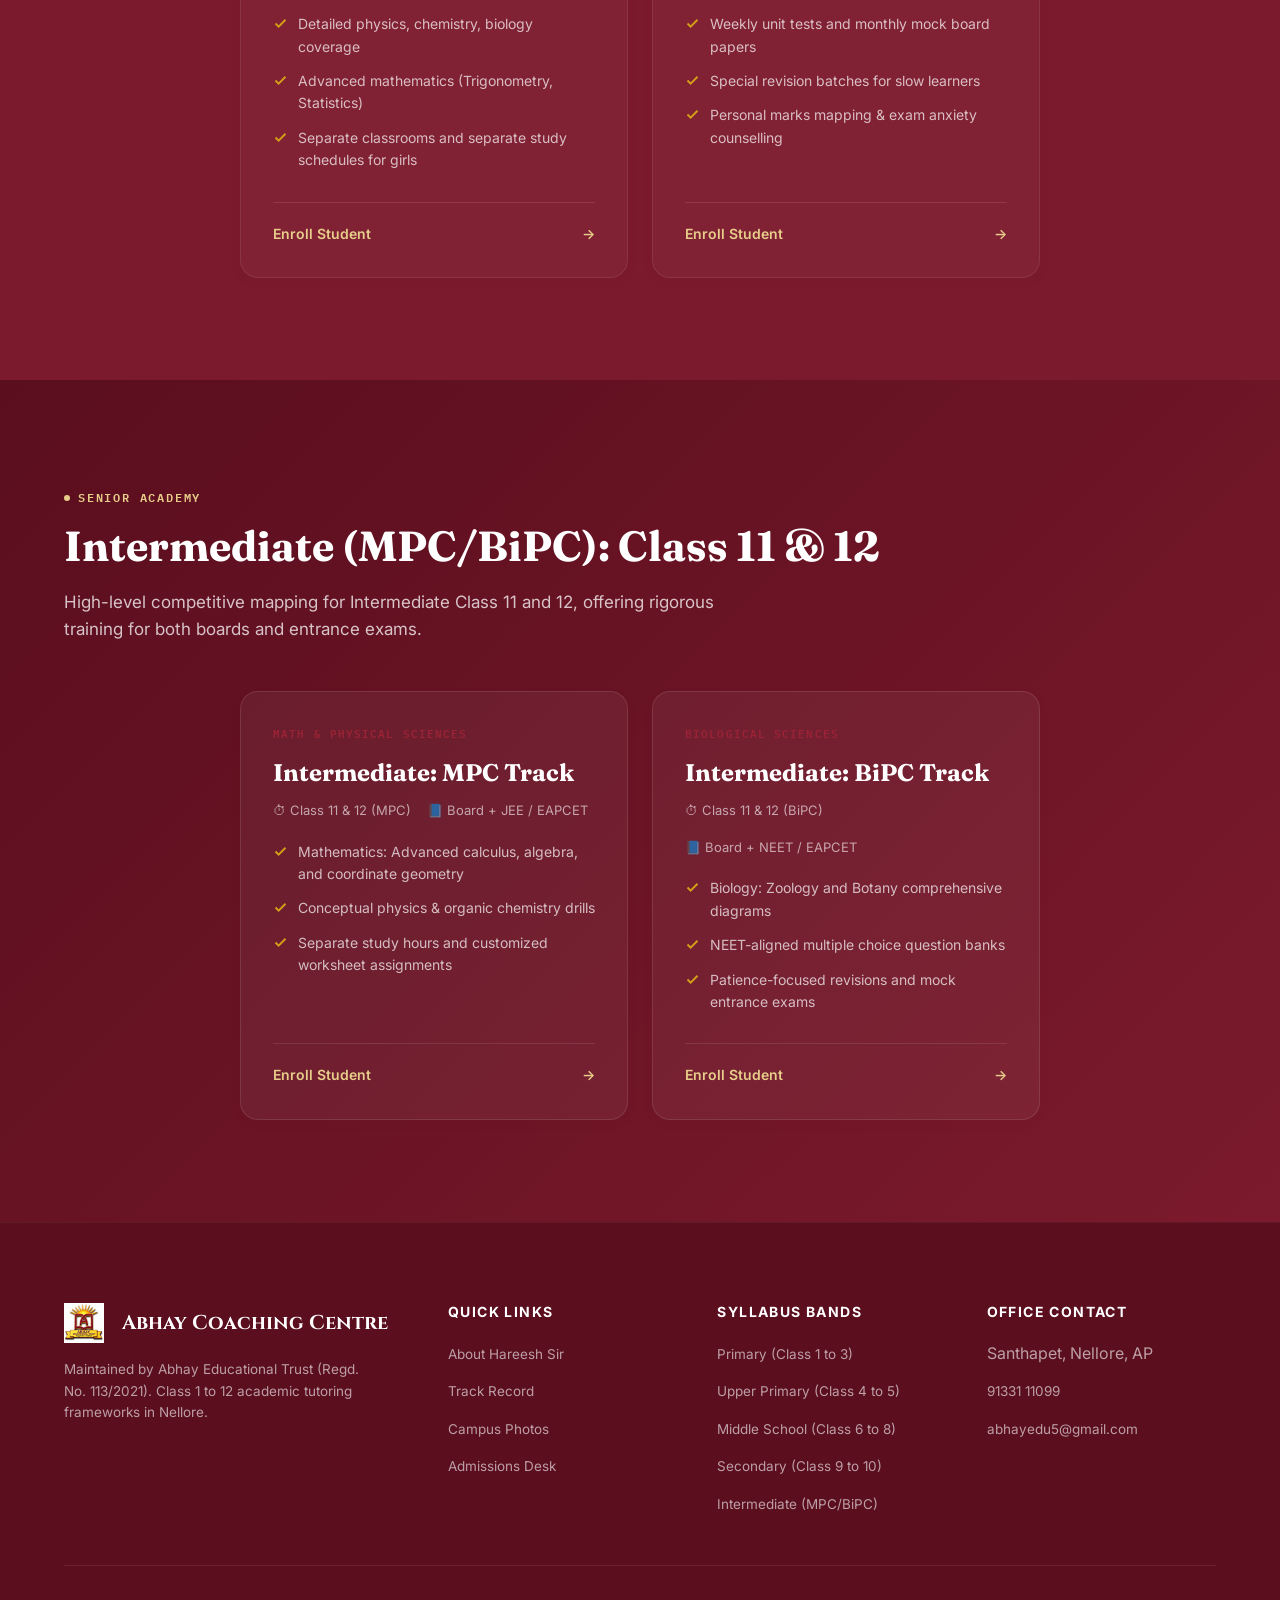
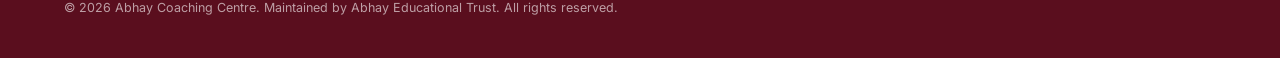
<file: grades.html>
<!DOCTYPE html>
<html lang="en">
<head>
  <meta charset="UTF-8">
  <meta name="viewport" content="width=device-width, initial-scale=1.0">
  <title>Grades 1 to 12 & Intermediate MPC/BiPC Syllabus — Abhay Coaching Centre</title>
  <link rel="stylesheet" href="css/style.css">
  <link rel="preconnect" href="https://fonts.googleapis.com">
  <link rel="preconnect" href="https://fonts.gstatic.com" crossorigin>
  <link href="https://fonts.googleapis.com/css2?family=Cinzel:wght@600;700;900&family=Fraunces:ital,opsz,wght@0,9..144,400;0,9..144,600;0,9..144,700;1,9..144,400&family=IBM+Plex+Mono:wght@500;600&family=Inter:wght@400;500;600;700&display=swap" rel="stylesheet">
</head>
<body>

  <a href="#main-content" class="skip-link">Skip to Content</a>

  <!-- Header Header Navigation -->
  <header class="page-header scrolled" id="pageHeader" role="banner">
    <div class="container header-container">
      <a href="index.html" class="header-logo"><img src="images/logo.png" alt="Abhay Educational Trust Logo" class="header-logo-img">Abhay <span>Coaching Centre</span></a>
      <nav class="header-nav" aria-label="Desktop Navigation Links">
        <a href="index.html" class="header-nav-item">Home</a>
        <a href="about.html" class="header-nav-item">About</a>
        <a href="grades.html" class="header-nav-item active">Grades</a>
        <a href="results.html" class="header-nav-item">Results</a>
        <a href="gallery.html" class="header-nav-item">Gallery</a>
        <a href="contact.html" class="header-nav-item">Contact</a>
      </nav>
      <button class="burger-btn" id="drawerTrigger" aria-label="Toggle Navigation Menu" aria-controls="mobileDrawer" aria-expanded="false">
        <span></span>
        <span></span>
        <span></span>
      </button>
    </div>
  </header>

  <!-- Mobile Drawer Overlay -->
  <div class="drawer-overlay" id="drawerOverlay"></div>

  <!-- Mobile Drawer Menu -->
  <nav class="mobile-drawer" id="mobileDrawer" aria-label="Mobile Navigation Menu">
    <a href="index.html" class="mobile-drawer-link">Home</a>
    <a href="about.html" class="mobile-drawer-link">About</a>
    <a href="grades.html" class="mobile-drawer-link active">Grades</a>
    <a href="results.html" class="mobile-drawer-link">Results</a>
    <a href="gallery.html" class="mobile-drawer-link">Gallery</a>
    <a href="contact.html" class="mobile-drawer-link">Contact</a>
  </nav>

  <!-- Subpage Hero Header -->
  <div class="subpage-hero">
    <div class="breadcrumbs"><a href="index.html">Home</a> / Schooling & Intermediate Streams</div>
    <h1>Grades 1 to 12 Academic Program</h1>
  </div>

  <main id="main-content" role="main">
    
    <!-- 6a. PRIMARY: CLASS 1 TO 3 -->
    <section id="grade-primary" class="section grade-section">
      <div class="container">
        <div class="reveal">
          <span class="eyebrow"><span class="dot"></span>Primary school</span>
          <h2 class="section-title">Primary: Class 1 to 3</h2>
          <p class="section-desc">
            Focusing on standard conceptual basics, handwriting, reading fluency, and building strong math arithmetic habits early.
          </p>
        </div>
        
        <div class="grade-grid reveal">
          <div class="grade-card">
            <div class="grade-tag">Foundation Basics</div>
            <h3>Class 1</h3>
            <div class="grade-meta">
              <span>⏱ Full Academic Year</span>
              <span>📘 Core Subjects</span>
            </div>
            <ul class="grade-list">
              <li><svg width="15" height="15" viewBox="0 0 24 24" fill="none" stroke="currentColor" stroke-width="3" aria-hidden="true"><path d="M20 6L9 17l-5-5"/></svg>Basic number system and alphabet phonics</li>
              <li><svg width="15" height="15" viewBox="0 0 24 24" fill="none" stroke="currentColor" stroke-width="3" aria-hidden="true"><path d="M20 6L9 17l-5-5"/></svg>Handwriting enhancement worksheets</li>
              <li><svg width="15" height="15" viewBox="0 0 24 24" fill="none" stroke="currentColor" stroke-width="3" aria-hidden="true"><path d="M20 6L9 17l-5-5"/></svg>Daily attention and mental maths drills</li>
            </ul>
            <a href="contact.html" class="grade-action">Enroll Student <span>→</span></a>
          </div>

          <div class="grade-card">
            <div class="grade-tag">Academic Habits</div>
            <h3>Class 2</h3>
            <div class="grade-meta">
              <span>⏱ Full Academic Year</span>
              <span>📘 Core Subjects</span>
            </div>
            <ul class="grade-list">
              <li><svg width="15" height="15" viewBox="0 0 24 24" fill="none" stroke="currentColor" stroke-width="3" aria-hidden="true"><path d="M20 6L9 17l-5-5"/></svg>Elementary math multiplication & spelling building</li>
              <li><svg width="15" height="15" viewBox="0 0 24 24" fill="none" stroke="currentColor" stroke-width="3" aria-hidden="true"><path d="M20 6L9 17l-5-5"/></svg>Daily oral reading sessions</li>
              <li><svg width="15" height="15" viewBox="0 0 24 24" fill="none" stroke="currentColor" stroke-width="3" aria-hidden="true"><path d="M20 6L9 17l-5-5"/></svg>Patience-focused basic level learning support</li>
            </ul>
            <a href="contact.html" class="grade-action">Enroll Student <span>→</span></a>
          </div>

          <div class="grade-card">
            <div class="grade-tag">Mental Arithmetic</div>
            <h3>Class 3</h3>
            <div class="grade-meta">
              <span>⏱ Full Academic Year</span>
              <span>📘 Core Subjects</span>
            </div>
            <ul class="grade-list">
              <li><svg width="15" height="15" viewBox="0 0 24 24" fill="none" stroke="currentColor" stroke-width="3" aria-hidden="true"><path d="M20 6L9 17l-5-5"/></svg>Conceptual word problems introduction</li>
              <li><svg width="15" height="15" viewBox="0 0 24 24" fill="none" stroke="currentColor" stroke-width="3" aria-hidden="true"><path d="M20 6L9 17l-5-5"/></svg>Science and environment fundamental concepts</li>
              <li><svg width="15" height="15" viewBox="0 0 24 24" fill="none" stroke="currentColor" stroke-width="3" aria-hidden="true"><path d="M20 6L9 17l-5-5"/></svg>Regular parent feedback meetings</li>
            </ul>
            <a href="contact.html" class="grade-action">Enroll Student <span>→</span></a>
          </div>
        </div>
      </div>
    </section>

    <!-- 6b. UPPER PRIMARY: CLASS 4 TO 5 -->
    <section id="grade-upper-primary" class="section grade-section">
      <div class="container">
        <div class="reveal">
          <span class="eyebrow"><span class="dot"></span>Upper Primary</span>
          <h2 class="section-title">Upper Primary: Class 4 to 5</h2>
          <p class="section-desc">
            Fostering academic curiosity, logical reason, science fundamentals, and basic English grammar.
          </p>
        </div>
        
        <div class="grade-grid reveal grid-two">
          <div class="grade-card">
            <div class="grade-tag">Concept Focus</div>
            <h3>Class 4</h3>
            <div class="grade-meta">
              <span>⏱ Full Academic Year</span>
              <span>📘 Core Subjects</span>
            </div>
            <ul class="grade-list">
              <li><svg width="15" height="15" viewBox="0 0 24 24" fill="none" stroke="currentColor" stroke-width="3" aria-hidden="true"><path d="M20 6L9 17l-5-5"/></svg>Fractions, division, and basic geometry math</li>
              <li><svg width="15" height="15" viewBox="0 0 24 24" fill="none" stroke="currentColor" stroke-width="3" aria-hidden="true"><path d="M20 6L9 17l-5-5"/></svg>English communication drills & structural grammar</li>
              <li><svg width="15" height="15" viewBox="0 0 24 24" fill="none" stroke="currentColor" stroke-width="3" aria-hidden="true"><path d="M20 6L9 17l-5-5"/></svg>Weekly assessment and performance grading</li>
            </ul>
            <a href="contact.html" class="grade-action">Enroll Student <span>→</span></a>
          </div>

          <div class="grade-card">
            <div class="grade-tag">Middle Prep</div>
            <h3>Class 5</h3>
            <div class="grade-meta">
              <span>⏱ Full Academic Year</span>
              <span>📘 Core Subjects</span>
            </div>
            <ul class="grade-list">
              <li><svg width="15" height="15" viewBox="0 0 24 24" fill="none" stroke="currentColor" stroke-width="3" aria-hidden="true"><path d="M20 6L9 17l-5-5"/></svg>Preparation path for middle school syllabus</li>
              <li><svg width="15" height="15" viewBox="0 0 24 24" fill="none" stroke="currentColor" stroke-width="3" aria-hidden="true"><path d="M20 6L9 17l-5-5"/></svg>Basic spoken English and vocabulary classes</li>
              <li><svg width="15" height="15" viewBox="0 0 24 24" fill="none" stroke="currentColor" stroke-width="3" aria-hidden="true"><path d="M20 6L9 17l-5-5"/></svg>Individual support for slow learners</li>
            </ul>
            <a href="contact.html" class="grade-action">Enroll Student <span>→</span></a>
          </div>
        </div>
      </div>
    </section>

    <!-- 6c. MIDDLE SCHOOL: CLASS 6 TO 8 -->
    <section id="grade-middle" class="section grade-section">
      <div class="container">
        <div class="reveal">
          <span class="eyebrow"><span class="dot"></span>Middle Education</span>
          <h2 class="section-title">Middle School: Class 6 to 8</h2>
          <p class="section-desc">
            Introducing analytical logic, basic algebra, science lab concepts, and separate CBSE or SSC board support.
          </p>
        </div>
        
        <div class="grade-grid reveal">
          <div class="grade-card">
            <div class="grade-tag">Middle Foundation</div>
            <h3>Class 6</h3>
            <div class="grade-meta">
              <span>⏱ Full Academic Year</span>
              <span>📘 Board: SSC / CBSE</span>
            </div>
            <ul class="grade-list">
              <li><svg width="15" height="15" viewBox="0 0 24 24" fill="none" stroke="currentColor" stroke-width="3" aria-hidden="true"><path d="M20 6L9 17l-5-5"/></svg>Algebraic equations and physical science basics</li>
              <li><svg width="15" height="15" viewBox="0 0 24 24" fill="none" stroke="currentColor" stroke-width="3" aria-hidden="true"><path d="M20 6L9 17l-5-5"/></svg>Separate study classroom setup for girls</li>
              <li><svg width="15" height="15" viewBox="0 0 24 24" fill="none" stroke="currentColor" stroke-width="3" aria-hidden="true"><path d="M20 6L9 17l-5-5"/></svg>Introductory computer literacy & basic programs</li>
            </ul>
            <a href="contact.html" class="grade-action">Enroll Student <span>→</span></a>
          </div>

          <div class="grade-card">
            <div class="grade-tag">Concept Scaling</div>
            <h3>Class 7</h3>
            <div class="grade-meta">
              <span>⏱ Full Academic Year</span>
              <span>📘 Board: SSC / CBSE</span>
            </div>
            <ul class="grade-list">
              <li><svg width="15" height="15" viewBox="0 0 24 24" fill="none" stroke="currentColor" stroke-width="3" aria-hidden="true"><path d="M20 6L9 17l-5-5"/></svg>Basic algebra formulas and chemical elements</li>
              <li><svg width="15" height="15" viewBox="0 0 24 24" fill="none" stroke="currentColor" stroke-width="3" aria-hidden="true"><path d="M20 6L9 17l-5-5"/></svg>Spoken English structural pronunciation drills</li>
              <li><svg width="15" height="15" viewBox="0 0 24 24" fill="none" stroke="currentColor" stroke-width="3" aria-hidden="true"><path d="M20 6L9 17l-5-5"/></svg>Focused revision patterns and monthly tests</li>
            </ul>
            <a href="contact.html" class="grade-action">Enroll Student <span>→</span></a>
          </div>

          <div class="grade-card">
            <div class="grade-tag">High Prep</div>
            <h3>Class 8</h3>
            <div class="grade-meta">
              <span>⏱ Full Academic Year</span>
              <span>📘 Board: SSC / CBSE</span>
            </div>
            <ul class="grade-list">
              <li><svg width="15" height="15" viewBox="0 0 24 24" fill="none" stroke="currentColor" stroke-width="3" aria-hidden="true"><path d="M20 6L9 17l-5-5"/></svg>Geometry theorems and basic atomic structure</li>
              <li><svg width="15" height="15" viewBox="0 0 24 24" fill="none" stroke="currentColor" stroke-width="3" aria-hidden="true"><path d="M20 6L9 17l-5-5"/></svg>Pre-foundation roadmap for competitive exams</li>
              <li><svg width="15" height="15" viewBox="0 0 24 24" fill="none" stroke="currentColor" stroke-width="3" aria-hidden="true"><path d="M20 6L9 17l-5-5"/></svg>Advanced arithmetic reasoning practice</li>
            </ul>
            <a href="contact.html" class="grade-action">Enroll Student <span>→</span></a>
          </div>
        </div>
      </div>
    </section>

    <!-- 6d. SECONDARY: CLASS 9 TO 10 -->
    <section id="grade-secondary" class="section grade-section">
      <div class="container">
        <div class="reveal">
          <span class="eyebrow" style="color: var(--gold-light);"><span class="dot"></span>Board Prep</span>
          <h2 class="section-title">Secondary: Class 9 to 10</h2>
          <p class="section-desc" style="color: rgba(255, 255, 255, 0.75);">
            Rigorous coaching for Class 9 & 10 board exams (SSC and CBSE), featuring advanced math, deep science, and regular mock testing.
          </p>
        </div>
        
        <div class="grade-grid reveal grid-two">
          <div class="grade-card">
            <div class="grade-tag">Board Foundation</div>
            <h3>Class 9</h3>
            <div class="grade-meta">
              <span>⏱ Full Academic Year</span>
              <span>📘 SSC / CBSE Boards</span>
            </div>
            <ul class="grade-list">
              <li><svg width="15" height="15" viewBox="0 0 24 24" fill="none" stroke="currentColor" stroke-width="3" aria-hidden="true"><path d="M20 6L9 17l-5-5"/></svg>Detailed physics, chemistry, biology coverage</li>
              <li><svg width="15" height="15" viewBox="0 0 24 24" fill="none" stroke="currentColor" stroke-width="3" aria-hidden="true"><path d="M20 6L9 17l-5-5"/></svg>Advanced mathematics (Trigonometry, Statistics)</li>
              <li><svg width="15" height="15" viewBox="0 0 24 24" fill="none" stroke="currentColor" stroke-width="3" aria-hidden="true"><path d="M20 6L9 17l-5-5"/></svg>Separate classrooms and separate study schedules for girls</li>
            </ul>
            <a href="contact.html" class="grade-action">Enroll Student <span>→</span></a>
          </div>

          <div class="grade-card">
            <div class="grade-tag">Board Finals Prep</div>
            <h3>Class 10</h3>
            <div class="grade-meta">
              <span>⏱ Final Board Year</span>
              <span>📘 SSC / CBSE Mock Drills</span>
            </div>
            <ul class="grade-list">
              <li><svg width="15" height="15" viewBox="0 0 24 24" fill="none" stroke="currentColor" stroke-width="3" aria-hidden="true"><path d="M20 6L9 17l-5-5"/></svg>Weekly unit tests and monthly mock board papers</li>
              <li><svg width="15" height="15" viewBox="0 0 24 24" fill="none" stroke="currentColor" stroke-width="3" aria-hidden="true"><path d="M20 6L9 17l-5-5"/></svg>Special revision batches for slow learners</li>
              <li><svg width="15" height="15" viewBox="0 0 24 24" fill="none" stroke="currentColor" stroke-width="3" aria-hidden="true"><path d="M20 6L9 17l-5-5"/></svg>Personal marks mapping & exam anxiety counselling</li>
            </ul>
            <a href="contact.html" class="grade-action">Enroll Student <span>→</span></a>
          </div>
        </div>
      </div>
    </section>

    <!-- 6e. INTERMEDIATE: MPC & BiPC -->
    <section id="grade-intermediate" class="section grade-section">
      <div class="container">
        <div class="reveal">
          <span class="eyebrow" style="color: var(--gold-light);"><span class="dot"></span>Senior Academy</span>
          <h2 class="section-title">Intermediate (MPC/BiPC): Class 11 & 12</h2>
          <p class="section-desc" style="color: rgba(255, 255, 255, 0.75);">
            High-level competitive mapping for Intermediate Class 11 and 12, offering rigorous training for both boards and entrance exams.
          </p>
        </div>
        
        <div class="grade-grid reveal grid-two">
          <div class="grade-card">
            <div class="grade-tag">Math & Physical Sciences</div>
            <h3>Intermediate: MPC Track</h3>
            <div class="grade-meta">
              <span>⏱ Class 11 & 12 (MPC)</span>
              <span>📘 Board + JEE / EAPCET</span>
            </div>
            <ul class="grade-list">
              <li><svg width="15" height="15" viewBox="0 0 24 24" fill="none" stroke="currentColor" stroke-width="3" aria-hidden="true"><path d="M20 6L9 17l-5-5"/></svg>Mathematics: Advanced calculus, algebra, and coordinate geometry</li>
              <li><svg width="15" height="15" viewBox="0 0 24 24" fill="none" stroke="currentColor" stroke-width="3" aria-hidden="true"><path d="M20 6L9 17l-5-5"/></svg>Conceptual physics & organic chemistry drills</li>
              <li><svg width="15" height="15" viewBox="0 0 24 24" fill="none" stroke="currentColor" stroke-width="3" aria-hidden="true"><path d="M20 6L9 17l-5-5"/></svg>Separate study hours and customized worksheet assignments</li>
            </ul>
            <a href="contact.html" class="grade-action">Enroll Student <span>→</span></a>
          </div>

          <div class="grade-card">
            <div class="grade-tag">Biological Sciences</div>
            <h3>Intermediate: BiPC Track</h3>
            <div class="grade-meta">
              <span>⏱ Class 11 & 12 (BiPC)</span>
              <span>📘 Board + NEET / EAPCET</span>
            </div>
            <ul class="grade-list">
              <li><svg width="15" height="15" viewBox="0 0 24 24" fill="none" stroke="currentColor" stroke-width="3" aria-hidden="true"><path d="M20 6L9 17l-5-5"/></svg>Biology: Zoology and Botany comprehensive diagrams</li>
              <li><svg width="15" height="15" viewBox="0 0 24 24" fill="none" stroke="currentColor" stroke-width="3" aria-hidden="true"><path d="M20 6L9 17l-5-5"/></svg>NEET-aligned multiple choice question banks</li>
              <li><svg width="15" height="15" viewBox="0 0 24 24" fill="none" stroke="currentColor" stroke-width="3" aria-hidden="true"><path d="M20 6L9 17l-5-5"/></svg>Patience-focused revisions and mock entrance exams</li>
            </ul>
            <a href="contact.html" class="grade-action">Enroll Student <span>→</span></a>
          </div>
        </div>
      </div>
    </section>
  </main>

  <!-- ============ FOOTER ============ -->
  <footer role="contentinfo">
    <div class="container">
      <div class="footer-grid">
        <div class="footer-brand">
          <div class="logo"><img src="images/logo.png" alt="Abhay Educational Trust" style="height:40px;width:auto;margin-right:8px;">Abhay Coaching Centre</div>
          <p>Maintained by Abhay Educational Trust (Regd. No. 113/2021). Class 1 to 12 academic tutoring frameworks in Nellore.</p>
        </div>
        <div class="footer-nav">
          <h5>Quick Links</h5>
          <ul>
            <li><a href="about.html">About Hareesh Sir</a></li>
            <li><a href="results.html">Track Record</a></li>
            <li><a href="gallery.html">Campus Photos</a></li>
            <li><a href="contact.html">Admissions Desk</a></li>
          </ul>
        </div>
        <div class="footer-nav">
          <h5>Syllabus Bands</h5>
          <ul>
            <li><a href="#grade-primary">Primary (Class 1 to 3)</a></li>
            <li><a href="#grade-upper-primary">Upper Primary (Class 4 to 5)</a></li>
            <li><a href="#grade-middle">Middle School (Class 6 to 8)</a></li>
            <li><a href="#grade-secondary">Secondary (Class 9 to 10)</a></li>
            <li><a href="#grade-intermediate">Intermediate (MPC/BiPC)</a></li>
          </ul>
        </div>
        <div class="footer-nav">
          <h5>Office Contact</h5>
          <ul>
            <li>Santhapet, Nellore, AP</li>
            <li><a href="tel:+919133111099">91331 11099</a></li>
            <li><a href="mailto:abhayedu5@gmail.com">abhayedu5@gmail.com</a></li>
          </ul>
        </div>
      </div>
      <div class="footer-bottom">
        <span>© 2026 Abhay Coaching Centre. Maintained by Abhay Educational Trust. All rights reserved.</span>
      </div>
    </div>
  </footer>

  <a href="https://wa.me/919133111099" class="whatsapp-float" target="_blank" rel="noopener" aria-label="Send query on WhatsApp">
    <svg width="28" height="28" viewBox="0 0 24 24" fill="currentColor" aria-hidden="true"><path d="M17.472 14.382c-.297-.149-1.758-.867-2.03-.967-.273-.099-.471-.148-.67.15-.197.297-.767.966-.94 1.164-.173.199-.347.223-.644.075-.297-.15-1.255-.463-2.39-1.475-.883-.788-1.48-1.761-1.653-2.059-.173-.297-.018-.458.13-.606.134-.133.298-.347.446-.52.149-.174.198-.298.298-.497.099-.198.05-.371-.025-.52-.075-.149-.669-1.612-.916-2.207-.242-.579-.487-.5-.669-.51-.173-.008-.371-.01-.57-.01-.198 0-.52.074-.792.372-.272.297-1.04 1.016-1.04 2.479 0 1.462 1.065 2.875 1.213 3.074.149.198 2.096 3.2 5.077 4.487.709.306 1.262.489 1.694.625.712.227 1.36.195 1.871.118.571-.085 1.758-.719 2.006-1.413.248-.694.248-1.289.173-1.413-.074-.124-.272-.198-.57-.347m-5.421 7.403h-.004a9.87 9.87 0 0 1-5.031-1.378l-.361-.214-3.741.982.998-3.648-.235-.374a9.86 9.86 0 0 1-1.51-5.26c.001-5.45 4.436-9.884 9.888-9.884 2.64 0 5.122 1.03 6.988 2.898a9.825 9.825 0 0 1 2.893 6.994c-.003 5.45-4.437 9.884-9.885 9.884m8.413-18.297A11.815 11.815 0 0 0 12.05 0C5.495 0 .16 5.335.157 11.892c0 2.096.547 4.142 1.588 5.945L0 24l6.335-1.662c1.746.953 3.71 1.458 5.704 1.459h.005c6.554 0 11.89-5.335 11.893-11.893a11.821 11.821 0 0 0-3.48-8.413Z"/></svg>
  </a>
  <div class="mobile-cta-bar"><a href="contact.html" class="btn btn-primary">Book Free Demo Class →</a></div>

  <script src="js/main.js"></script>
</body>
</html>
</file>
<file: css/style.css>
/* ============ DESIGN SYSTEM & CUSTOM PROPERTIES ============ */
:root {
  /* Colors — Maroon + Gold + Cream brand palette */
  --maroon: #7B1A2C;
  --maroon-deep: #5A0E1E;
  --crimson: #9B2335;
  --gold: #D4A017;
  --gold-light: #E7CD8A;
  --ink: #2C2C2C;
  --ink-soft: #6B7280;
  --paper: #FFF8E7;
  --ivory: #FFFDF5;
  --line: #E8DCC8;
  --white: #ffffff;
  --success: #25D366;
  
  /* Layout & Shadows */
  --radius: 16px;
  --shadow-sm: 0 4px 12px rgba(90, 14, 30, 0.04);
  --shadow-md: 0 10px 24px rgba(90, 14, 30, 0.08);
  --shadow-lg: 0 20px 48px rgba(90, 14, 30, 0.12);
  --transition: all 0.4s cubic-bezier(0.2, 0.8, 0.2, 1);
}

/* Reset & Base Styles */
*, *::before, *::after {
  box-sizing: border-box;
  margin: 0;
  padding: 0;
}

html {
  scroll-behavior: smooth;
  font-size: 16px;
}

body {
  font-family: 'Inter', sans-serif;
  background-color: var(--paper);
  color: var(--ink);
  line-height: 1.6;
  overflow-x: hidden;
  -webkit-font-smoothing: antialiased;
}

img {
  max-width: 100%;
  height: auto;
  display: block;
}

a {
  color: inherit;
  text-decoration: none;
  transition: var(--transition);
}

/* Accessibility Support */
.sr-only {
  position: absolute;
  width: 1px;
  height: 1px;
  padding: 0;
  margin: -1px;
  overflow: hidden;
  clip: rect(0, 0, 0, 0);
  white-space: nowrap;
  border: 0;
}

.skip-link {
  position: absolute;
  top: -100px;
  left: 20px;
  background: var(--gold);
  color: var(--maroon-deep);
  padding: 10px 20px;
  font-weight: 700;
  border-radius: 0 0 8px 8px;
  z-index: 9999;
  transition: top 0.2s ease;
}

.skip-link:focus {
  top: 0;
  outline: 2px solid var(--maroon);
}

:focus-visible {
  outline: 3px solid var(--crimson);
  outline-offset: 4px;
}

/* Layout Utility Containers */
.container {
  width: 100%;
  max-width: 1200px;
  margin: 0 auto;
  padding: 0 24px;
}

.section {
  padding: clamp(60px, 8vw, 120px) 0;
}

.eyebrow {
  display: inline-flex;
  align-items: center;
  gap: 8px;
  font-family: 'IBM Plex Mono', monospace;
  font-size: 12px;
  letter-spacing: 0.15em;
  text-transform: uppercase;
  font-weight: 600;
  color: var(--crimson);
}

.eyebrow .dot {
  width: 6px;
  height: 6px;
  background-color: currentColor;
  border-radius: 50%;
}

/* Global Headings */
h1, h2, h3, h4, h5, h6 {
  font-weight: 700;
  line-height: 1.25;
}

.section-title {
  font-family: 'Fraunces', serif;
  font-size: clamp(28px, 4vw, 42px);
  font-weight: 700;
  color: var(--maroon);
  margin-top: 12px;
  margin-bottom: 16px;
}

.section-desc {
  font-size: clamp(15px, 1.8vw, 17px);
  color: var(--ink-soft);
  max-width: 650px;
  margin-bottom: 48px;
}

/* Buttons */
.btn {
  display: inline-flex;
  align-items: center;
  gap: 10px;
  padding: 14px 28px;
  border-radius: 50px;
  font-weight: 600;
  font-size: 15px;
  cursor: pointer;
  border: 2px solid transparent;
  transition: var(--transition);
  text-align: center;
  justify-content: center;
}

.btn-primary {
  background-color: var(--gold);
  color: var(--maroon-deep);
}

.btn-primary:hover {
  background-color: var(--gold-light);
  transform: translateY(-2px);
  box-shadow: 0 8px 20px rgba(212, 160, 23, 0.3);
}

.btn-ghost {
  background-color: transparent;
  border-color: rgba(255, 255, 255, 0.3);
  color: var(--white);
}

.btn-ghost:hover {
  border-color: var(--white);
  background-color: rgba(255, 255, 255, 0.08);
  transform: translateY(-2px);
}

.btn-dark {
  background-color: var(--maroon);
  color: var(--white);
}

.btn-dark:hover {
  background-color: var(--maroon-deep);
  transform: translateY(-2px);
  box-shadow: 0 8px 20px rgba(90, 14, 30, 0.2);
}

/* Scroll Animation Reveal Class */
.reveal {
  opacity: 0;
  transform: translateY(30px);
  transition: opacity 0.8s ease, transform 0.8s ease;
}

.reveal.in {
  opacity: 1;
  transform: translateY(0);
}

/* ============ HEADER COMPONENT (Shared Page Header navigation) ============ */
.page-header {
  position: fixed;
  top: 0;
  left: 0;
  width: 100%;
  z-index: 100;
  background-color: transparent;
  transition: var(--transition);
  border-bottom: 1px solid transparent;
}

.page-header.scrolled {
  background-color: rgba(90, 14, 30, 0.95);
  backdrop-filter: blur(12px);
  -webkit-backdrop-filter: blur(12px);
  border-color: rgba(255, 255, 255, 0.08);
  box-shadow: var(--shadow-sm);
}

.header-container {
  display: flex;
  justify-content: space-between;
  align-items: center;
  height: 80px;
}

.header-logo {
  font-family: 'Cinzel', serif;
  font-size: 16px;
  font-weight: 700;
  color: var(--white);
  letter-spacing: 0.05em;
  text-transform: uppercase;
  display: flex;
  align-items: center;
}

.header-logo span {
  color: var(--gold-light);
}

.header-logo-img {
  height: 45px;
  width: auto;
  margin-right: 10px;
}

.header-nav {
  display: none;
  gap: 8px;
}

.header-nav-item {
  padding: 8px 18px;
  border-radius: 100px;
  font-size: 13.5px;
  font-weight: 600;
  color: rgba(255, 255, 255, 0.8);
  transition: var(--transition);
}

.header-nav-item:hover,
.header-nav-item.active {
  color: var(--white);
  background-color: rgba(255, 255, 255, 0.08);
}

/* Burger / Mobile Nav Trigger */
.burger-btn {
  display: flex;
  width: 44px;
  height: 44px;
  border-radius: 50%;
  background-color: rgba(255, 255, 255, 0.05);
  border: 1px solid rgba(255, 255, 255, 0.1);
  color: var(--white);
  cursor: pointer;
  align-items: center;
  justify-content: center;
  flex-direction: column;
  gap: 5px;
  transition: var(--transition);
}

.burger-btn span {
  width: 18px;
  height: 2px;
  background-color: var(--white);
  transition: var(--transition);
}

.burger-btn.open span:nth-child(1) {
  transform: translateY(7px) rotate(45deg);
}
.burger-btn.open span:nth-child(2) {
  opacity: 0;
}
.burger-btn.open span:nth-child(3) {
  transform: translateY(-7px) rotate(-45deg);
}

/* Mobile Drawer */
.mobile-drawer {
  position: fixed;
  top: 0;
  right: -100%;
  width: 80%;
  max-width: 320px;
  height: 100vh;
  background-color: #5A0E1E;
  background-color: var(--maroon-deep);
  z-index: 999;
  padding: 100px 32px;
  box-shadow: -10px 0 30px rgba(0, 0, 0, 0.3);
  transition: right 0.4s cubic-bezier(0.2, 0.8, 0.2, 1);
  display: flex;
  flex-direction: column;
  gap: 24px;
}

.mobile-drawer.open {
  right: 0;
}

.mobile-drawer-link {
  font-size: 18px;
  font-weight: 600;
  color: var(--white);
  padding: 8px 0;
  border-bottom: 1px solid rgba(255, 255, 255, 0.05);
}

.mobile-drawer-link:hover,
.mobile-drawer-link.active {
  color: var(--gold-light);
}

.drawer-overlay {
  position: fixed;
  inset: 0;
  background-color: rgba(90, 14, 30, 0.6);
  z-index: 998;
  opacity: 0;
  pointer-events: none;
  transition: opacity 0.4s;
}

.drawer-overlay.active {
  opacity: 1;
  pointer-events: auto;
}

/* ============ Subpage Hero Header (Alternative pages banner) ============ */
.subpage-hero {
  background-color: #5A0E1E;
  background: linear-gradient(135deg, var(--maroon-deep) 0%, #3D1020 100%);
  color: var(--white);
  padding: 140px 0 60px;
  text-align: center;
  border-bottom: 1px solid rgba(255, 255, 255, 0.05);
  position: relative;
}

.subpage-hero h1 {
  font-family: 'Cinzel', serif;
  font-size: clamp(32px, 5vw, 54px);
  font-weight: 700;
  letter-spacing: 0.04em;
  margin-top: 12px;
  margin-bottom: 16px;
  text-transform: uppercase;
}

.subpage-hero .breadcrumbs {
  font-family: 'IBM Plex Mono', monospace;
  font-size: 12px;
  letter-spacing: 0.1em;
  color: rgba(255, 255, 255, 0.5);
  text-transform: uppercase;
}

.subpage-hero .breadcrumbs a {
  color: var(--gold-light);
}

/* ============ 1. HOME LANDING HERO ============ */
#hero {
  position: relative;
  min-height: 100vh;
  background-color: #5A0E1E;
  background: linear-gradient(135deg, var(--maroon-deep) 0%, #3D1020 100%);
  color: var(--white);
  display: flex;
  flex-direction: column;
  justify-content: center;
  align-items: center;
  padding: 120px 24px 80px;
  overflow: hidden;
  text-align: center;
}

.hero-particles {
  position: absolute;
  inset: 0;
  pointer-events: none;
  z-index: 1;
}

.hero-particles span {
  position: absolute;
  background-color: var(--gold-light);
  border-radius: 50%;
  opacity: 0.15;
  animation: floatUp 12s linear infinite;
}

@keyframes floatUp {
  0% { transform: translateY(100vh) scale(0.5); opacity: 0; }
  50% { opacity: 0.3; }
  100% { transform: translateY(-10vh) scale(1.2); opacity: 0; }
}

.hero-container {
  max-width: 1000px;
  position: relative;
  z-index: 2;
  display: flex;
  flex-direction: column;
  align-items: center;
}

.hero-logo-img {
  width: clamp(80px, 12vw, 140px);
  height: auto;
  margin-bottom: 20px;
  filter: drop-shadow(0 4px 20px rgba(0,0,0,0.3));
}

.hero-tag {
  display: inline-flex;
  align-items: center;
  gap: 8px;
  background-color: rgba(212, 160, 23, 0.12);
  border: 1px solid rgba(212, 160, 23, 0.3);
  padding: 8px 16px;
  border-radius: 100px;
  font-size: 13px;
  font-weight: 500;
  color: var(--gold-light);
  margin-bottom: 24px;
}

.hero-tag .dot {
  width: 8px;
  height: 8px;
  background-color: var(--gold);
  border-radius: 50%;
  animation: pulse 1.8s infinite;
}

@keyframes pulse {
  0% { transform: scale(0.95); box-shadow: 0 0 0 0 rgba(212, 160, 23, 0.7); }
  70% { transform: scale(1); box-shadow: 0 0 0 6px rgba(212, 160, 23, 0); }
  100% { transform: scale(0.95); box-shadow: 0 0 0 0 rgba(212, 160, 23, 0); }
}

.hero-title {
  font-family: 'Cinzel', serif;
  font-size: clamp(38px, 7vw, 84px);
  font-weight: 900;
  letter-spacing: 0.04em;
  text-transform: uppercase;
  line-height: 1.1;
  color: var(--white);
  text-shadow: 0 4px 20px rgba(0, 0, 0, 0.4);
  margin-bottom: 8px;
}

.hero-subtitle {
  font-family: 'IBM Plex Mono', monospace;
  font-size: clamp(11px, 2.5vw, 14px);
  color: var(--gold-light);
  letter-spacing: 0.25em;
  text-transform: uppercase;
  margin-bottom: 32px;
  font-weight: 600;
}

.hero-nav-row {
  display: flex;
  justify-content: center;
  align-items: center;
  flex-wrap: wrap;
  gap: 12px;
  margin-bottom: 48px;
  width: 100%;
  max-width: 800px;
}

.hero-nav-row a {
  padding: 10px 22px;
  border-radius: 100px;
  background: rgba(255, 255, 255, 0.06);
  border: 1px solid rgba(255, 255, 255, 0.12);
  backdrop-filter: blur(12px);
  -webkit-backdrop-filter: blur(12px);
  font-size: 13.5px;
  font-weight: 600;
  color: rgba(255, 255, 255, 0.85);
  transition: var(--transition);
}

.hero-nav-row a:hover {
  background: rgba(255, 255, 255, 0.15);
  border-color: var(--gold-light);
  color: var(--white);
  transform: translateY(-2px);
}

.hero-lead-title {
  font-family: 'Fraunces', serif;
  font-size: clamp(28px, 4.5vw, 48px);
  font-style: italic;
  color: var(--gold-light);
  margin-bottom: 18px;
  font-weight: 400;
}

.hero-desc {
  font-size: clamp(15px, 2vw, 18px);
  line-height: 1.6;
  color: rgba(255, 255, 255, 0.8);
  max-width: 780px;
  margin-bottom: 36px;
}

.hero-ctas {
  display: flex;
  gap: 16px;
  flex-wrap: wrap;
  justify-content: center;
  margin-bottom: 48px;
}

.hero-features {
  display: flex;
  justify-content: center;
  flex-wrap: wrap;
  gap: 24px;
  max-width: 900px;
}

.hero-feat-item {
  display: flex;
  align-items: center;
  gap: 8px;
  font-size: 13.5px;
  font-weight: 500;
  color: rgba(255, 255, 255, 0.7);
}

.hero-feat-item svg {
  color: var(--gold);
  flex-shrink: 0;
}

.scroll-cue {
  position: absolute;
  bottom: 24px;
  left: 50%;
  transform: translateX(-50%);
  display: flex;
  flex-direction: column;
  align-items: center;
  gap: 8px;
  font-size: 11px;
  font-family: 'IBM Plex Mono', monospace;
  letter-spacing: 0.15em;
  opacity: 0.6;
}

.scroll-cue .line {
  width: 1px;
  height: 30px;
  background: linear-gradient(to bottom, var(--gold), transparent);
  animation: scrollCueLine 2s infinite;
}

/* ============ 2. MARQUEE STRIP ============ */
.marquee-container {
  background-color: #5A0E1E;
  background-color: var(--maroon-deep);
  border-top: 1px solid rgba(255, 255, 255, 0.08);
  border-bottom: 1px solid rgba(255, 255, 255, 0.08);
  padding: 16px 0;
  overflow: hidden;
  white-space: nowrap;
  display: flex;
}

.marquee-track {
  display: inline-flex;
  animation: marquee 35s linear infinite;
}

.marquee-track span {
  font-family: 'IBM Plex Mono', monospace;
  font-size: 13px;
  color: rgba(255, 255, 255, 0.55);
  letter-spacing: 0.08em;
  padding: 0 40px;
  display: inline-flex;
  align-items: center;
  gap: 30px;
}

.marquee-track span b {
  color: var(--gold-light);
  font-weight: 600;
}

@keyframes marquee {
  0% { transform: translateX(0); }
  100% { transform: translateX(-50%); }
}

/* ============ 3. STATS SECTION ============ */
#stats {
  background-color: var(--paper);
  position: relative;
}

.stats-card {
  background: linear-gradient(155deg, rgba(255, 255, 255, 0.9) 0%, rgba(255, 255, 255, 0.6) 100%);
  border: 1px solid rgba(90, 14, 30, 0.06);
  border-radius: 28px;
  box-shadow: var(--shadow-lg);
  padding: 60px 48px;
  position: relative;
  overflow: hidden;
  backdrop-filter: blur(12px);
  -webkit-backdrop-filter: blur(12px);
}

.stats-card::before {
  content: '';
  position: absolute;
  inset: 0;
  background-image: repeating-linear-gradient(180deg, transparent, transparent 41px, rgba(90, 14, 30, 0.03) 42px);
  pointer-events: none;
}

.stats-header {
  display: flex;
  justify-content: space-between;
  align-items: flex-end;
  flex-wrap: wrap;
  gap: 24px;
  margin-bottom: 48px;
  position: relative;
  z-index: 2;
}

.stats-seal {
  width: 72px;
  height: 72px;
  border: 2px dashed var(--gold);
  border-radius: 50%;
  display: flex;
  align-items: center;
  justify-content: center;
  text-align: center;
  font-family: 'Fraunces', serif;
  font-size: 11px;
  font-weight: 700;
  line-height: 1.2;
  color: var(--gold);
  transform: rotate(-10deg);
}

.stats-grid {
  display: grid;
  grid-template-columns: repeat(2, 1fr);
  gap: 24px;
  position: relative;
  z-index: 2;
}

.stat-item {
  border-left: 1px solid var(--line);
  padding-left: 20px;
}

.stat-number {
  font-family: 'Fraunces', serif;
  font-size: clamp(32px, 5vw, 48px);
  font-weight: 700;
  color: var(--maroon);
  display: flex;
  align-items: baseline;
}

.stat-suffix {
  font-size: 0.6em;
  color: var(--crimson);
  margin-left: 2px;
}

.stat-label {
  font-size: 14px;
  font-weight: 500;
  color: var(--ink-soft);
  margin-top: 6px;
}

/* ============ 4. ABOUT CONTENT & VALUES ============ */
#about {
  background-color: var(--ivory);
}

.about-grid {
  display: grid;
  grid-template-columns: 1fr;
  gap: 48px;
  align-items: center;
}

.about-visual {
  position: relative;
}

.about-photo-frame {
  border-radius: 20px;
  overflow: hidden;
  box-shadow: var(--shadow-md);
  aspect-ratio: 4 / 5;
  background: linear-gradient(135deg, var(--maroon), var(--crimson));
}

.about-photo-frame img {
  width: 100%;
  height: 100%;
  object-fit: cover;
}

.about-badge {
  position: absolute;
  bottom: -20px;
  right: 10px;
  background-color: var(--white);
  box-shadow: var(--shadow-lg);
  padding: 16px 24px;
  border-radius: 16px;
  display: flex;
  align-items: center;
  gap: 12px;
  max-width: 250px;
}

.about-badge .number {
  font-family: 'Fraunces', serif;
  font-size: 24px;
  font-weight: 700;
  color: var(--crimson);
}

.about-badge .text {
  font-size: 12px;
  color: var(--ink-soft);
  line-height: 1.3;
}

.about-content h2 {
  font-family: 'Fraunces', serif;
  font-size: clamp(26px, 3.5vw, 38px);
  color: var(--maroon);
  margin-top: 12px;
  margin-bottom: 20px;
}

.about-lead {
  font-size: 16.5px;
  line-height: 1.6;
  margin-bottom: 28px;
}

.about-lead b {
  color: var(--maroon);
}

.values-row {
  display: grid;
  grid-template-columns: 1fr;
  gap: 20px;
  margin-top: 40px;
}

.value-card {
  border-top: 1px solid var(--line);
  padding-top: 20px;
}

.value-card h4 {
  font-size: 16px;
  color: var(--maroon);
  margin-bottom: 8px;
}

.value-card p {
  font-size: 13.5px;
  color: var(--ink-soft);
}

/* ============ 5. WHY CHOOSE US ============ */
#why {
  background-color: var(--maroon);
  color: var(--white);
  position: relative;
  overflow: hidden;
}

#why::after {
  content: '';
  position: absolute;
  top: -200px;
  right: -200px;
  width: 600px;
  height: 600px;
  background: radial-gradient(circle, rgba(155, 35, 53, 0.15) 0%, transparent 70%);
  pointer-events: none;
}

.features-grid {
  display: grid;
  grid-template-columns: 1fr;
  gap: 1px;
  background-color: rgba(255, 255, 255, 0.1);
  border-radius: 20px;
  overflow: hidden;
}

.feature-card {
  background-color: rgba(90, 14, 30, 0.4);
  padding: 36px 28px;
  transition: var(--transition);
}

.feature-card:hover {
  background-color: rgba(90, 14, 30, 0.6);
}

.feature-icon {
  width: 46px;
  height: 46px;
  background-color: rgba(231, 205, 138, 0.1);
  border-radius: 12px;
  color: var(--gold-light);
  display: flex;
  align-items: center;
  justify-content: center;
  margin-bottom: 20px;
}

.feature-card h4 {
  font-size: 17px;
  font-weight: 600;
  margin-bottom: 10px;
  color: var(--white);
}

.feature-card p {
  font-size: 13.5px;
  color: rgba(255, 255, 255, 0.6);
  line-height: 1.5;
}

/* ============ 6. GRADE SECTIONS (SEPARATE ON SEPARATE PAGE) ============ */
.grade-section {
  position: relative;
}

.grade-grid {
  display: grid;
  grid-template-columns: 1fr;
  gap: 24px;
  margin-top: 40px;
}

.grade-card {
  background-color: var(--white);
  border: 1px solid var(--line);
  border-radius: 18px;
  padding: 32px;
  box-shadow: var(--shadow-sm);
  transition: var(--transition);
  display: flex;
  flex-direction: column;
}

.grade-card:hover {
  transform: translateY(-8px);
  box-shadow: var(--shadow-md);
  border-color: transparent;
}

/* Featured Dark Card Style */
.grade-card.card-dark {
  background-color: var(--maroon);
  color: var(--white);
  border-color: rgba(255, 255, 255, 0.1);
}

.grade-card.card-dark:hover {
  background-color: var(--maroon-deep);
}

.grade-card.card-dark h3 {
  color: var(--white);
}

.grade-card.card-dark .grade-tag {
  color: var(--gold-light);
}

.grade-card.card-dark p {
  color: rgba(255, 255, 255, 0.75);
}

.grade-card.card-dark .grade-action {
  color: var(--gold-light);
  border-color: rgba(255, 255, 255, 0.15);
}


.grade-tag {
  font-family: 'IBM Plex Mono', monospace;
  font-size: 11px;
  font-weight: 600;
  letter-spacing: 0.1em;
  text-transform: uppercase;
  color: var(--crimson);
  margin-bottom: 16px;
}

.grade-card h3 {
  font-family: 'Fraunces', serif;
  font-size: clamp(20px, 3vw, 24px);
  color: var(--maroon);
  margin-bottom: 12px;
}

.grade-meta {
  display: flex;
  gap: 16px;
  font-size: 13px;
  color: var(--ink-soft);
  margin-bottom: 20px;
  flex-wrap: wrap;
}

.grade-meta span {
  display: inline-flex;
  align-items: center;
  gap: 6px;
}

.grade-list {
  list-style: none;
  margin-bottom: 30px;
  display: flex;
  flex-direction: column;
  gap: 12px;
  flex-grow: 1;
}

.grade-list li {
  font-size: 14px;
  color: var(--ink-soft);
  display: flex;
  gap: 10px;
  align-items: flex-start;
}

.grade-list li svg {
  color: var(--gold);
  flex-shrink: 0;
  margin-top: 3px;
}

.grade-action {
  display: flex;
  align-items: center;
  justify-content: space-between;
  border-top: 1px solid var(--line);
  padding-top: 20px;
  font-size: 14px;
  font-weight: 600;
  color: var(--crimson);
  margin-top: auto;
}

#grade-primary { background-color: var(--ivory); }
#grade-upper-primary { background-color: var(--paper); }
#grade-middle { background-color: var(--ivory); }

#grade-secondary {
  background-color: #7B1A2C;
  background-color: var(--maroon);
  color: var(--white);
}

#grade-secondary .section-title {
  color: var(--white);
}

#grade-secondary .grade-card {
  background-color: rgba(255, 255, 255, 0.04);
  border-color: rgba(255, 255, 255, 0.08);
  color: var(--white);
}

#grade-secondary .grade-card h3 {
  color: var(--white);
}

#grade-secondary .grade-meta {
  color: rgba(255, 255, 255, 0.6);
}

#grade-secondary .grade-list li {
  color: rgba(255, 255, 255, 0.7);
}

#grade-secondary .grade-action {
  border-color: rgba(255, 255, 255, 0.1);
  color: var(--gold-light);
}

#grade-secondary .grade-card:hover {
  background-color: rgba(255, 255, 255, 0.08);
}

#grade-intermediate {
  background-color: #5A0E1E;
  background: linear-gradient(135deg, var(--maroon-deep) 0%, var(--maroon) 100%);
  color: var(--white);
}

#grade-intermediate .section-title {
  color: var(--white);
}

#grade-intermediate .grade-card {
  background-color: rgba(255, 255, 255, 0.05);
  border-color: rgba(255, 255, 255, 0.1);
  color: var(--white);
}

#grade-intermediate .grade-card h3 {
  color: var(--white);
}

#grade-intermediate .grade-meta {
  color: rgba(255, 255, 255, 0.6);
}

#grade-intermediate .grade-list li {
  color: rgba(255, 255, 255, 0.7);
}

#grade-intermediate .grade-action {
  border-color: rgba(255, 255, 255, 0.1);
  color: var(--gold-light);
}

#grade-intermediate .grade-card:hover {
  background-color: rgba(255, 255, 255, 0.08);
}

/* ============ 7. RESULTS SECTION ============ */
#results,
.results-dashboard {
  background-color: #5A0E1E;
  background-color: var(--maroon-deep);
  color: var(--white);
}

.results-grid {
  display: grid;
  grid-template-columns: 1fr;
  gap: 56px;
  align-items: center;
}

.results-left h2 {
  color: var(--white);
}

.bar-chart {
  margin-top: 36px;
  display: flex;
  flex-direction: column;
  gap: 20px;
}

.bar-row {
  display: flex;
  flex-direction: column;
  gap: 8px;
}

.bar-info {
  display: flex;
  justify-content: space-between;
  font-size: 14px;
  color: rgba(255, 255, 255, 0.8);
}

.bar-container {
  height: 10px;
  background-color: rgba(255, 255, 255, 0.1);
  border-radius: 5px;
  overflow: hidden;
}

.bar-fill {
  height: 100%;
  background: linear-gradient(90deg, var(--gold), var(--gold-light));
  border-radius: 5px;
  width: 0;
  transition: width 1.5s cubic-bezier(0.2, 0.8, 0.2, 1);
}

.rankers-list {
  display: flex;
  flex-direction: column;
  gap: 16px;
}

.ranker-item {
  display: flex;
  align-items: center;
  gap: 20px;
  padding: 20px;
  background-color: rgba(255, 255, 255, 0.03);
  border: 1px solid rgba(255, 255, 255, 0.06);
  border-radius: 16px;
  transition: var(--transition);
}

.ranker-item:hover {
  background-color: rgba(255, 255, 255, 0.06);
  transform: translateX(6px);
}

.ranker-avatar {
  width: 60px;
  height: 60px;
  border-radius: 50%;
  object-fit: cover;
  border: 2px solid var(--gold);
  background-color: var(--maroon);
}

.ranker-details h5 {
  font-size: 16px;
  font-weight: 600;
  color: var(--white);
  margin-bottom: 4px;
}

.ranker-details span {
  font-size: 13px;
  color: var(--gold-light);
}

/* ============ 8. GALLERY SECTION ============ */
#gallery {
  background-color: var(--ivory);
}

.masonry-grid {
  column-count: 1;
  column-gap: 20px;
}

.masonry-item {
  break-inside: avoid;
  margin-bottom: 20px;
  border-radius: 16px;
  overflow: hidden;
  position: relative;
  box-shadow: var(--shadow-sm);
  background-color: var(--line);
}

.masonry-item img {
  width: 100%;
  display: block;
  transition: var(--transition);
}

.masonry-item:hover img {
  transform: scale(1.05);
}

.masonry-overlay {
  position: absolute;
  inset: 0;
  background: linear-gradient(to top, rgba(90, 14, 30, 0.8) 0%, transparent 70%);
  display: flex;
  align-items: flex-end;
  padding: 20px;
  opacity: 0;
  transition: var(--transition);
}

.masonry-item:hover .masonry-overlay {
  opacity: 1;
}

.masonry-caption {
  color: var(--white);
  font-size: 14px;
  font-weight: 600;
}

/* ============ 9. ADMISSIONS SECTION ============ */
#admission {
  background-color: #7B1A2C;
  background-color: var(--maroon);
  color: var(--white);
}

#admission .section-title {
  color: var(--white);
}

.timeline-container {
  position: relative;
  margin-top: 48px;
  display: flex;
  flex-direction: column;
  gap: 32px;
}

.timeline-container::before {
  content: '';
  position: absolute;
  left: 20px;
  top: 0;
  bottom: 0;
  width: 2px;
  background-color: rgba(255, 255, 255, 0.1);
}

.timeline-step {
  display: flex;
  gap: 24px;
  position: relative;
  z-index: 2;
}

.timeline-number {
  width: 42px;
  height: 42px;
  border-radius: 50%;
  background-color: var(--maroon-deep);
  border: 2px solid var(--gold);
  display: flex;
  align-items: center;
  justify-content: center;
  font-family: 'Fraunces', serif;
  font-size: 16px;
  font-weight: 700;
  color: var(--gold-light);
  flex-shrink: 0;
}

.timeline-content h4 {
  font-size: 18px;
  font-weight: 600;
  margin-top: 6px;
  margin-bottom: 8px;
}

.timeline-content p {
  font-size: 14px;
  color: rgba(255, 255, 255, 0.6);
}

/* ============ 10. FAQ SECTION ============ */
#faq {
  background-color: var(--ivory);
}

.faq-container {
  max-width: 800px;
  margin: 0 auto;
  display: flex;
  flex-direction: column;
  gap: 16px;
}

.faq-item {
  background-color: var(--white);
  border: 1px solid var(--line);
  border-radius: 16px;
  overflow: hidden;
  box-shadow: var(--shadow-sm);
  transition: var(--transition);
}

.faq-trigger {
  width: 100%;
  display: flex;
  justify-content: space-between;
  align-items: center;
  padding: 24px;
  background: none;
  border: none;
  text-align: left;
  font-family: 'Fraunces', serif;
  font-size: 17px;
  font-weight: 600;
  color: var(--maroon);
  cursor: pointer;
}

.faq-icon-box {
  width: 20px;
  height: 20px;
  position: relative;
  flex-shrink: 0;
}

.faq-icon-box::before,
.faq-icon-box::after {
  content: '';
  position: absolute;
  background-color: var(--crimson);
  top: 50%;
  left: 50%;
  transform: translate(-50%, -50%);
  transition: var(--transition);
}

.faq-icon-box::before {
  width: 12px;
  height: 2px;
}

.faq-icon-box::after {
  width: 2px;
  height: 12px;
}

.faq-item.open .faq-icon-box::after {
  transform: translate(-50%, -50%) rotate(90deg);
  opacity: 0;
}

.faq-content {
  max-height: 0;
  overflow: hidden;
  transition: max-height 0.4s ease;
}

.faq-content p {
  padding: 0 24px 24px;
  font-size: 14.5px;
  color: var(--ink-soft);
  line-height: 1.6;
}

/* ============ 11. CONTACT SECTION ============ */
#contact {
  background-color: var(--paper);
}

.contact-grid {
  display: grid;
  grid-template-columns: 1fr;
  gap: 48px;
}

.contact-left {
  display: flex;
  flex-direction: column;
  gap: 32px;
}

.contact-map {
  border-radius: 20px;
  overflow: hidden;
  box-shadow: var(--shadow-sm);
  height: 300px;
}

.contact-map iframe {
  width: 100%;
  height: 100%;
  border: 0;
}

.contact-info-list {
  display: flex;
  flex-direction: column;
  gap: 20px;
}

.contact-info-item {
  display: flex;
  gap: 16px;
  align-items: flex-start;
}

.contact-info-icon {
  width: 44px;
  height: 44px;
  background-color: rgba(155, 35, 53, 0.08);
  border-radius: 12px;
  color: var(--crimson);
  display: flex;
  align-items: center;
  justify-content: center;
  flex-shrink: 0;
}

.contact-info-details h5 {
  font-size: 15px;
  font-weight: 600;
  color: var(--maroon);
  margin-bottom: 4px;
}

.contact-info-details p,
.contact-info-details a {
  font-size: 13.5px;
  color: var(--ink-soft);
  line-height: 1.5;
}

.contact-info-details a:hover {
  color: var(--crimson);
}

.form-card {
  background-color: var(--white);
  border: 1px solid var(--line);
  border-radius: 20px;
  box-shadow: var(--shadow-md);
  padding: 40px;
}

.form-card h3 {
  font-family: 'Fraunces', serif;
  font-size: 22px;
  color: var(--maroon);
  margin-bottom: 24px;
}

.form-group {
  margin-bottom: 20px;
}

.form-row {
  display: grid;
  grid-template-columns: 1fr;
  gap: 20px;
  margin-bottom: 20px;
}

.form-group label {
  display: block;
  font-size: 13px;
  font-weight: 600;
  color: var(--ink);
  margin-bottom: 8px;
}

.form-group input,
.form-group select,
.form-group textarea {
  width: 100%;
  padding: 14px 16px;
  border-radius: 10px;
  border: 1px solid var(--line);
  font-family: inherit;
  font-size: 14px;
  background-color: var(--paper);
  transition: var(--transition);
}

.form-group input:focus,
.form-group select:focus,
.form-group textarea:focus {
  outline: none;
  border-color: var(--crimson);
  background-color: var(--white);
  box-shadow: 0 0 0 3px rgba(155, 35, 53, 0.1);
}

.form-group textarea {
  resize: vertical;
  min-height: 100px;
}

/* ============ 12. FOOTER ============ */
footer {
  background-color: #5A0E1E;
  background-color: var(--maroon-deep);
  color: rgba(255, 255, 255, 0.6);
  padding: 80px 0 40px;
  border-top: 1px solid rgba(255, 255, 255, 0.05);
}

.footer-grid {
  display: grid;
  grid-template-columns: 1fr;
  gap: 40px;
  padding-bottom: 48px;
  border-bottom: 1px solid rgba(255, 255, 255, 0.08);
}

.footer-brand .logo {
  font-family: 'Cinzel', serif;
  font-size: 20px;
  font-weight: 700;
  color: var(--white);
  margin-bottom: 16px;
  display: flex;
  align-items: center;
  gap: 10px;
}

.footer-brand p {
  font-size: 13.5px;
  line-height: 1.6;
  max-width: 320px;
  margin-bottom: 24px;
}

.social-links {
  display: flex;
  gap: 12px;
}

.social-links a {
  width: 38px;
  height: 38px;
  border-radius: 50%;
  background-color: rgba(255, 255, 255, 0.05);
  display: flex;
  align-items: center;
  justify-content: center;
  color: var(--white);
}

.social-links a:hover {
  background-color: var(--crimson);
  transform: translateY(-2px);
}

.footer-nav h5 {
  color: var(--white);
  font-size: 14px;
  text-transform: uppercase;
  letter-spacing: 0.1em;
  margin-bottom: 20px;
}

.footer-nav ul {
  list-style: none;
  display: flex;
  flex-direction: column;
  gap: 12px;
}

.footer-nav a {
  font-size: 13.5px;
}

.footer-nav a:hover {
  color: var(--gold-light);
  padding-left: 4px;
}

.footer-bottom {
  display: flex;
  flex-direction: column;
  gap: 16px;
  padding-top: 32px;
  font-size: 12.5px;
  text-align: center;
}

.footer-bottom-links {
  display: flex;
  justify-content: center;
  gap: 20px;
}

/* ============ 13. FLOATING ELEMENTS ============ */
.whatsapp-float {
  position: fixed;
  bottom: 24px;
  right: 24px;
  width: 56px;
  height: 56px;
  border-radius: 50%;
  background-color: var(--success);
  display: flex;
  align-items: center;
  justify-content: center;
  color: var(--white);
  box-shadow: 0 8px 24px rgba(37, 211, 102, 0.3);
  z-index: 90;
  animation: floatBob 3s ease-in-out infinite;
}

@keyframes floatBob {
  0%, 100% { transform: translateY(0); }
  50% { transform: translateY(-8px); }
}

.mobile-cta-bar {
  display: flex;
  position: fixed;
  bottom: 0;
  left: 0;
  right: 0;
  background-color: var(--maroon-deep);
  border-top: 1px solid rgba(255, 255, 255, 0.08);
  padding: 12px 24px;
  z-index: 89;
  box-shadow: 0 -8px 24px rgba(0, 0, 0, 0.2);
}

.mobile-cta-bar .btn {
  width: 100%;
}

/* ============ MEDIA QUERIES (Responsive) ============ */
@media (max-width: 480px) {
  .stats-card { padding: 40px 24px; }
  .form-card { padding: 24px; }
}

@media (min-width: 768px) {
  .burger-btn { display: none; }
  .header-nav { display: flex; }
  .stats-grid { grid-template-columns: repeat(3, 1fr); gap: 32px; }
  .about-grid { grid-template-columns: 0.9fr 1.1fr; gap: 60px; }
  .values-row { grid-template-columns: repeat(3, 1fr); }
  .features-grid { grid-template-columns: repeat(2, 1fr); }
  .grade-grid { grid-template-columns: repeat(2, 1fr); }
  .results-grid { grid-template-columns: 1fr 1fr; gap: 72px; }
  .masonry-grid { column-count: 2; }
  
  .timeline-container { flex-direction: row; justify-content: space-between; gap: 16px; }
  .timeline-container::before { left: 5%; right: 5%; top: 21px; bottom: auto; width: auto; height: 2px; }
  .timeline-step { flex-direction: column; align-items: center; text-align: center; flex: 1; gap: 12px; }
  .timeline-number { margin: 0 auto; }
  
  .contact-grid { grid-template-columns: 1fr 1.1fr; gap: 60px; }
  .footer-grid { grid-template-columns: 1.5fr 1fr 1fr 1fr; gap: 40px; }
  .footer-bottom { flex-direction: row; justify-content: space-between; text-align: left; }
  .mobile-cta-bar { display: none; }
}

@media (min-width: 1024px) {
  .stats-grid { grid-template-columns: repeat(5, 1fr); }
  .features-grid { grid-template-columns: repeat(4, 1fr); }
  .grade-grid { grid-template-columns: repeat(3, 1fr); }
  .grade-grid.grid-two { grid-template-columns: repeat(2, 1fr); max-width: 800px; margin: 0 auto; }
  .masonry-grid { column-count: 4; }
  .contact-map { height: 400px; }
}

@media (prefers-reduced-motion: reduce) {
  * {
    animation-delay: 0s !important;
    animation-duration: 0s !important;
    animation-iteration-count: 1 !important;
    transition-duration: 0s !important;
    scroll-behavior: auto !important;
  }
  .reveal { opacity: 1; transform: none; }
  .hero-particles { display: none; }
}
</file>
